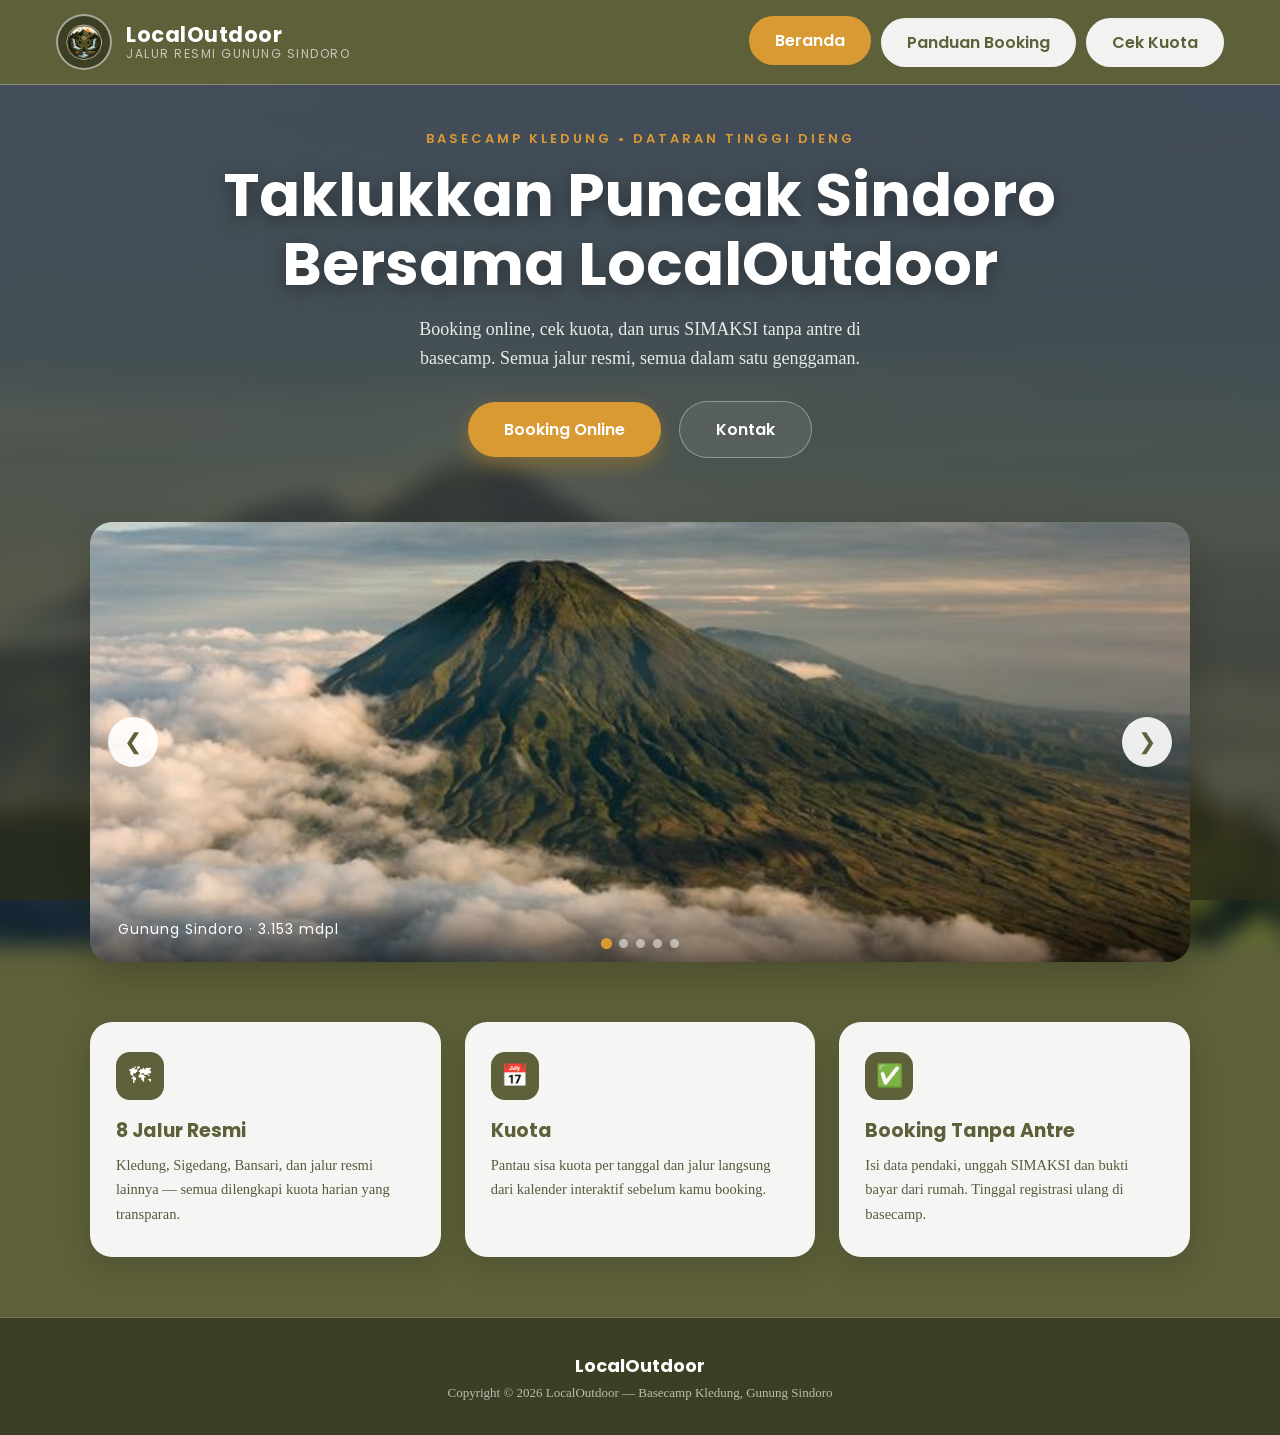
<file: index.html>
<!DOCTYPE html>
<html lang="id">

<head>
    <meta charset="UTF-8">
    <meta name="viewport" content="width=device-width, initial-scale=1.0">
    <title>LocalOutdoor</title>

    <link href="https://fonts.googleapis.com/css2?family=Poppins:wght@300;400;500;600;700&display=swap"
        rel="stylesheet">
    <link rel="stylesheet" href="index.css">
    <link rel="stylesheet" href="header.css">

</head>

<body>

    <header class="site-header">
        <a href="index.html" class="brand">
            <img src="Image/logo.png" alt="Logo LocalOutdoor" class="brand-logo">
            <div class="brand-text">
                <span class="brand-name">LocalOutdoor</span>
                <span class="brand-tagline">Jalur Resmi Gunung Sindoro</span>
            </div>
        </a>

        <button class="nav-toggle" id="navToggle" aria-label="Buka menu" aria-expanded="false">
            <span></span><span></span><span></span>
        </button>

        <nav class="site-nav" id="siteNav">
            <a href="index.html" class="active">Beranda</a>
            <a href="Panduan_Booking.html">Panduan Booking</a>
            <a href="Cek_Kuota.html">Cek Kuota</a>
        </nav>
    </header>

    <main class="page-content">

    <!-- HERO -->
    <section class="hero">
        <span class="hero-eyebrow fade show">Basecamp Kledung &bull; Dataran Tinggi Dieng</span>
        <h1 class="fade show delay1">Taklukkan Puncak Sindoro Bersama LocalOutdoor</h1>
        <p class="fade show delay2">
            Booking online, cek kuota, dan urus SIMAKSI tanpa antre di basecamp.
            Semua jalur resmi, semua dalam satu genggaman.
        </p>
        <div class="hero-actions fade show delay3">
            <a href="Booking_Online/pendaftaran.html" class="btn-hero solid">Booking Online</a>
            <a href="kontak.html" class="btn-hero ghost">Kontak</a>
        </div>
    </section>

    
    <!-- SLIDER -->
   <section class="slider">

    <div class="banner" id="banner">

        <button class="arrow prev" aria-label="Foto sebelumnya">&#10094;</button>

        <img src="Image/Sindoro1.jpg" alt="Puncak Gunung Sindoro saat pagi hari" class="active">
        <img src="Image/Sindoro2.jpg" alt="Panorama Gunung Sindoro dari kejauhan">
        <img src="Image/Sindoro3.jpg" alt="Gunung Sindoro diselimuti awan">
        <img src="Image/Sindoro4.jpg" alt="Gunung Sindoro dengan langit biru cerah">
        <img src="Image/Sindoro5.jpg" alt="Lautan awan di kaki Gunung Sindoro">

        <div class="banner-caption">
            Gunung Sindoro &middot; 3.153 mdpl
        </div>

        <div class="slider-dots" id="sliderDots"></div>

        <button class="arrow next" aria-label="Foto berikutnya">&#10095;</button>

    </div>

    </section>

    <!-- FEATURES -->
    <section class="features">

        <div class="feature-card fade show">
            <div class="feature-icon">&#128506;</div>
            <h3>8 Jalur Resmi</h3>
            <p>Kledung, Sigedang, Bansari, dan jalur resmi lainnya — semua dilengkapi kuota harian yang transparan.</p>
        </div>

        <div class="feature-card fade show delay1">
            <div class="feature-icon">&#128197;</div>
            <h3>Kuota</h3>
            <p>Pantau sisa kuota per tanggal dan jalur langsung dari kalender interaktif sebelum kamu booking.</p>
        </div>

        <div class="feature-card fade show delay2">
            <div class="feature-icon">&#9989;</div>
            <h3>Booking Tanpa Antre</h3>
            <p>Isi data pendaki, unggah SIMAKSI dan bukti bayar dari rumah. Tinggal registrasi ulang di basecamp.</p>
        </div>

    </section>
    
    </main>

    <footer class="site-footer">
        <div class="footer-brand">LocalOutdoor</div>
        <div class="footer-note">Copyright &copy; 2026 LocalOutdoor &mdash; Basecamp Kledung, Gunung Sindoro</div>
    </footer>

    <script>
        (function () {
            const images = document.querySelectorAll("#banner img");
            const dotsWrap = document.getElementById("sliderDots");
            let current = 0;
            let timer;

            images.forEach((_, i) => {
                const dot = document.createElement("button");
                dot.setAttribute("aria-label", "Foto " + (i + 1));
                if (i === 0) dot.classList.add("active");
                dot.addEventListener("click", () => goTo(i));
                dotsWrap.appendChild(dot);
            });

            const dots = dotsWrap.querySelectorAll("button");

            function render() {
                images.forEach((img, i) => img.classList.toggle("active", i === current));
                dots.forEach((dot, i) => dot.classList.toggle("active", i === current));
            }

            function goTo(index) {
                current = (index + images.length) % images.length;
                render();
                resetTimer();
            }

            function next() { goTo(current + 1); }
            function prev() { goTo(current - 1); }

            function resetTimer() {
                clearInterval(timer);
                timer = setInterval(next, 4500);
            }

            document.querySelector(".next").addEventListener("click", next);
            document.querySelector(".prev").addEventListener("click", prev);

            render();
            resetTimer();
        })();
    </script>

    <script src="header.js"></script>
</body>

</html>
</file>
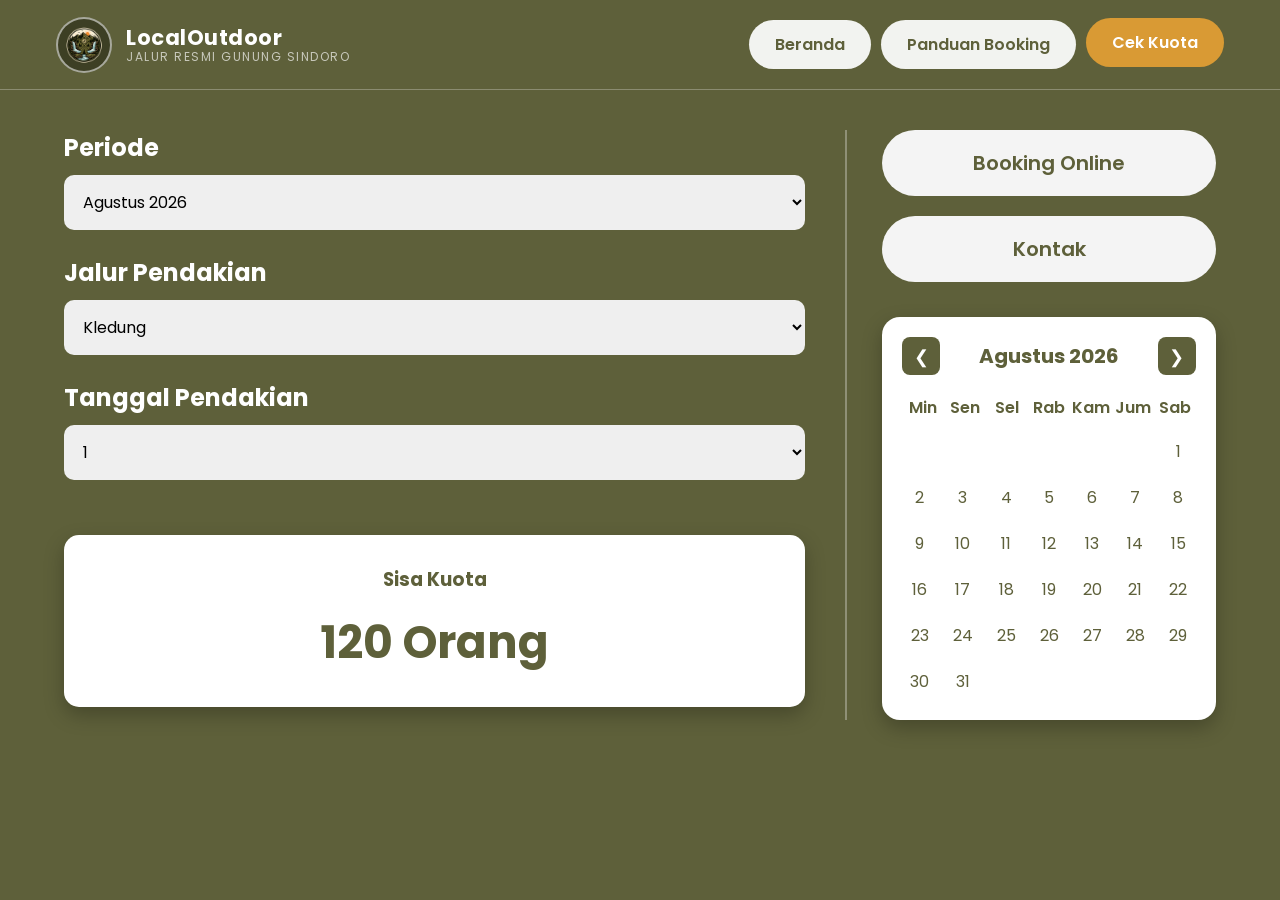
<file: Cek_Kuota.html>
<!DOCTYPE html>
<html lang="id">

<head>
    <meta charset="UTF-8">
    <meta name="viewport" content="width=device-width, initial-scale=1.0">
    <title>LocalOutdoor | Cek Kuota</title>

    <link href="https://fonts.googleapis.com/css2?family=Poppins:wght@300;400;500;600;700&display=swap"
        rel="stylesheet">
    <link rel="stylesheet" href="header.css">
    <link rel="stylesheet" href="tombol.css">
    <style>
        /* ==========================
   MAIN
========================== */

        main {
            width: 90%;
            margin: 40px auto;
            display: grid;
            grid-template-columns: 2fr 1fr;
            gap: 40px;
        }

        /* ==========================
   LEFT
========================== */

        .left h2 {
            margin-bottom: 10px;
        }

        .left select {
            width: 100%;
            padding: 15px;
            margin-bottom: 25px;
            border: none;
            border-radius: 10px;
            font-size: 16px;
            outline: none;
        }

        .kuota-box {
            margin-top: 30px;
            background: white;
            color: #5e603a;
            border-radius: 15px;
            padding: 30px;
            text-align: center;
            box-shadow: 0 8px 20px rgba(0, 0, 0, .25);
        }

        .kuota-box h3 {
            margin-bottom: 15px;
        }

        .kuota-box h1 {
            font-size: 45px;
        }

        /* ==========================
   CALENDAR
========================== */

        .calendar {
            margin-top: 35px;
            background: white;
            color: #5e603a;
            border-radius: 18px;
            padding: 20px;
            box-shadow: 0 8px 20px rgba(0, 0, 0, .25);
        }

        .calendar-header {
            display: flex;
            justify-content: space-between;
            align-items: center;
            margin-bottom: 20px;
        }

        .calendar-header h3 {
            font-size: 20px;
        }

        .calendar-header button {
            width: 38px;
            height: 38px;
            border: none;
            border-radius: 8px;
            background: #5e603a;
            color: white;
            font-size: 18px;
            cursor: pointer;
            transition: .3s;
        }

        .calendar-header button:hover {
            background: #5e603a;
        }

        .weekdays {
            display: grid;
            grid-template-columns: repeat(7, 1fr);
            text-align: center;
            font-weight: 600;
            margin-bottom: 12px;
        }

        #calendarDays {
            display: grid;
            grid-template-columns: repeat(7, 1fr);
            gap: 8px;
        }

        .day {
            height: 38px;
            display: flex;
            justify-content: center;
            align-items: center;
            border-radius: 8px;

            cursor: default;
            pointer-events: none;
        }

        .day:hover {
            background: transparent;
            color: inherit;
        }

        .today {
            background: #5e603a;
            color: white;
            font-weight: bold;
        }

        .empty {
            visibility: hidden;
        }

        /* ==========================
   RESPONSIVE
========================== */

        @media(max-width:992px) {

            main {
                grid-template-columns: 1fr;
            }

            .right {
                border-left: none;
                border-top: 2px solid rgba(255, 255, 255, .3);
                padding-left: 0;
                padding-top: 30px;
            }

        }

        @media(max-width:768px) {

            header {
                flex-direction: column;
                height: auto;
                padding: 20px;
            }

            .logo {
                margin-bottom: 20px;
            }

            nav {
                flex-wrap: wrap;
                justify-content: center;
            }

            nav a {
                margin-bottom: 10px;
            }

            .logo h2 {
                font-size: 28px;
            }

            .calendar {
                width: 100%;
            }

            .day {
                height: 34px;
            }

        }
    </style>
</head>

<body>
    <header class="site-header">
        <a href="index.html" class="brand">
            <img src="Image/logo.png" alt="Logo LocalOutdoor" class="brand-logo">
            <div class="brand-text">
                <span class="brand-name">LocalOutdoor</span>
                <span class="brand-tagline">Jalur Resmi Gunung Sindoro</span>
            </div>
        </a>

        <button class="nav-toggle" id="navToggle" aria-label="Buka menu" aria-expanded="false">
            <span></span><span></span><span></span>
        </button>

        <nav class="site-nav" id="siteNav">
            <a href="index.html">Beranda</a>
            <a href="Panduan_Booking.html">Panduan Booking</a>
            <a href="Cek_Kuota.html" class="active">Cek Kuota</a>
        </nav>
    </header>

    <main>

        <!-- ================= KIRI ================= -->

        <section class="left">

            <h2>Periode</h2>

            <select id="bulan">

                <option>Januari 2026</option>
                <option>Februari 2026</option>
                <option>Maret 2026</option>
                <option>April 2026</option>
                <option>Mei 2026</option>
                <option>Juni 2026</option>
                <option>Juli 2026</option>
                <option selected>Agustus 2026</option>
                <option>September 2026</option>
                <option>Oktober 2026</option>
                <option>November 2026</option>
                <option>Desember 2026</option>

            </select>

            <h2>Jalur Pendakian</h2>

            <select id="jalur">

                <option>Kledung</option>
                <option>Alang-Alang Sewu</option>
                <option>Ndoro Arum</option>
                <option>Sigedang</option>
                <option>Bansari</option>
                <option>Bedakah</option>
                <option>Bowongso</option>
                <option>Anggrunggondok</option>

            </select>

            <h2>Tanggal Pendakian</h2>

            <select id="tanggal">

                <!-- Diisi oleh JavaScript -->

            </select>

            <div class="kuota-box">

                <h3>Sisa Kuota</h3>

                <h1 id="kuota">120 Orang</h1>

            </div>

        </section>

        <!-- ================= KANAN ================= -->

        <section class="right">

            <a href="Booking_Online/pendaftaran.html" class="menu-button">
                Booking Online
            </a>

            <a href="kontak.html" class="menu-button">
                Kontak
            </a>

            <div class="calendar">

                <div class="calendar-header">

                    <button id="prevMonth">&#10094;</button>

                    <h3 id="monthYear"></h3>

                    <button id="nextMonth">&#10095;</button>

                </div>

                <div class="weekdays">

                    <span>Min</span>
                    <span>Sen</span>
                    <span>Sel</span>
                    <span>Rab</span>
                    <span>Kam</span>
                    <span>Jum</span>
                    <span>Sab</span>

                </div>

                <div id="calendarDays"></div>

            </div>

        </section>

    </main>

    <script>
        // ===============================
        // DATA KUOTA
        // ===============================

        const kuotaData = {
            "Kledung": [120, 115, 110, 108, 104, 100, 98, 96, 94, 92, 90, 88, 86, 84, 82, 80, 78, 76, 74, 72, 70, 68, 66, 64, 62, 60, 58, 56, 54, 52, 50],

            "Alang-Alang Sewu": [100, 98, 96, 94, 92, 90, 88, 86, 84, 82, 80, 78, 76, 74, 72, 70, 68, 66, 64, 62, 60, 58, 56, 54, 52, 50, 48, 46, 44, 42, 40],

            "Ndoro Arum": [90, 88, 86, 84, 82, 80, 78, 76, 74, 72, 70, 68, 66, 64, 62, 60, 58, 56, 54, 52, 50, 48, 46, 44, 42, 40, 38, 36, 34, 32, 30],

            "Sigedang": [110, 108, 106, 104, 102, 100, 98, 96, 94, 92, 90, 88, 86, 84, 82, 80, 78, 76, 74, 72, 70, 68, 66, 64, 62, 60, 58, 56, 54, 52, 50],

            "Bansari": [80, 79, 78, 77, 76, 75, 74, 73, 72, 71, 70, 69, 68, 67, 66, 65, 64, 63, 62, 61, 60, 59, 58, 57, 56, 55, 54, 53, 52, 51, 50],

            "Bedakah": [105, 103, 101, 99, 97, 95, 93, 91, 89, 87, 85, 83, 81, 79, 77, 75, 73, 71, 69, 67, 65, 63, 61, 59, 57, 55, 53, 51, 49, 47, 45],

            "Bowongso": [70, 69, 68, 67, 66, 65, 64, 63, 62, 61, 60, 59, 58, 57, 56, 55, 54, 53, 52, 51, 50, 49, 48, 47, 46, 45, 44, 43, 42, 41, 40],

            "Anggrunggondok": [130, 128, 126, 124, 122, 120, 118, 116, 114, 112, 110, 108, 106, 104, 102, 100, 98, 96, 94, 92, 90, 88, 86, 84, 82, 80, 78, 76, 74, 72, 70]
        };

        // ===============================
        // ELEMENT
        // ===============================

        const bulan = document.getElementById("bulan");
        const jalur = document.getElementById("jalur");
        const tanggal = document.getElementById("tanggal");
        const kuota = document.getElementById("kuota");

        // ===============================
        // ISI TANGGAL
        // ===============================

        for (let i = 1; i <= 31; i++) {

            tanggal.innerHTML += `<option value="${i}">${i}</option>`;

        }

        // ===============================
        // UPDATE KUOTA
        // ===============================

        function updateKuota() {

            let pilihJalur = jalur.value;

            let pilihTanggal = Number(tanggal.value) - 1;

            kuota.innerHTML = kuotaData[pilihJalur][pilihTanggal] + " Orang";

        }

        jalur.addEventListener("change", updateKuota);

        tanggal.addEventListener("change", updateKuota);

        updateKuota();

        // ===============================
        // KALENDER
        // ===============================

        const calendarDays = document.getElementById("calendarDays");
        const monthYear = document.getElementById("monthYear");

        const months = [
            "Januari", "Februari", "Maret", "April", "Mei", "Juni",
            "Juli", "Agustus", "September", "Oktober", "November", "Desember"
        ];

        let month = 7;
        let year = 2026;

        function renderCalendar() {

            calendarDays.innerHTML = "";

            monthYear.innerHTML = months[month] + " " + year;

            let firstDay = new Date(year, month, 1).getDay();

            let lastDate = new Date(year, month + 1, 0).getDate();

            for (let i = 0; i < firstDay; i++) {

                let div = document.createElement("div");

                div.className = "empty";

                calendarDays.appendChild(div);

            }

            for (let d = 1; d <= lastDate; d++) {

                let div = document.createElement("div");

                div.className = "day";

                div.innerHTML = d;

                div.onclick = function () {

                    tanggal.value = d;

                    updateKuota();

                    document.querySelectorAll(".day").forEach(x => x.classList.remove("today"));

                    div.classList.add("today");

                }

                calendarDays.appendChild(div);

            }

        }

        renderCalendar();

        // ===============================
        // PINDAH BULAN
        // ===============================

        document.getElementById("prevMonth").onclick = function () {

            month--;

            if (month < 0) {

                month = 11;

                year--;

            }

            bulan.selectedIndex = month;

            renderCalendar();

        }

        document.getElementById("nextMonth").onclick = function () {

            month++;

            if (month > 11) {

                month = 0;

                year++;

            }

            bulan.selectedIndex = month;

            renderCalendar();

        }

        // ===============================
        // DROPDOWN BULAN
        // ===============================

        bulan.addEventListener("change", function () {

            month = this.selectedIndex;

            renderCalendar();

        });
    </script>
    <script src="header.js"></script>
</body>

</html>
</file>
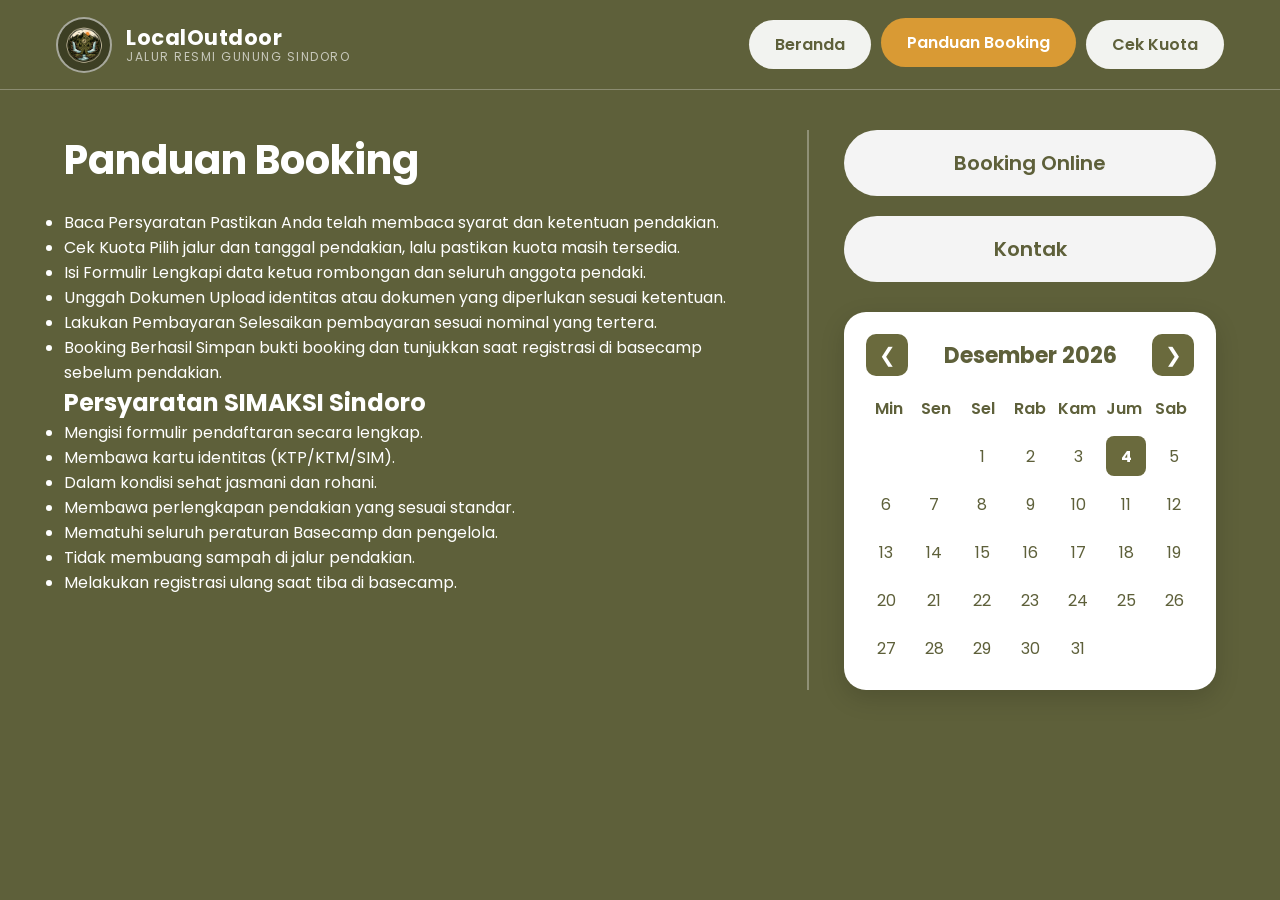
<file: Panduan_Booking.html>
<!DOCTYPE html>
<html lang="id">

<head>
    <meta charset="UTF-8">
    <meta name="viewport" content="width=device-width, initial-scale=1.0">
    <title>LocalOutdoor | Cek Kuota</title>

    <link href="https://fonts.googleapis.com/css2?family=Poppins:wght@300;400;500;600;700&display=swap"
        rel="stylesheet">
    <link rel="stylesheet" href="header.css">
    <link rel="stylesheet" href="tombol.css">
    <style>
        .right {
            width: 100%;
            padding-left: 0;
            border-left: none;
        }

        /* ==========================
   CALENDAR
========================== */

        .calendar {
            margin-top: 30px;
            background: #fff;
            border-radius: 22px;
            padding: 22px;
            box-shadow: 0 8px 25px rgba(0, 0, 0, .15);
        }

        .calendar-header {
            display: flex;
            justify-content: space-between;
            align-items: center;
            margin-bottom: 20px;
        }

        .calendar-header h3 {
            font-size: 22px;
            color: #5E603A;
            font-weight: 700;
        }

        .calendar-header button {
            width: 42px;
            height: 42px;
            border: none;
            border-radius: 10px;
            background: #6A6A3D;
            color: #fff;
            font-size: 20px;
            cursor: pointer;
            transition: .3s;
        }

        .calendar-header button:hover {
            background: #55542f;
        }

        .weekdays {
            display: grid;
            grid-template-columns: repeat(7, 1fr);
            text-align: center;
            font-size: 16px;
            font-weight: 600;
            color: #5E603A;
            margin-bottom: 15px;
        }

        #calendarDays {
            display: grid;
            grid-template-columns: repeat(7, 1fr);
            gap: 8px;
        }

        .day {
            width: 40px;
            height: 40px;
            margin: auto;
            display: flex;
            justify-content: center;
            align-items: center;
            border-radius: 8px;
            cursor: pointer;
            transition: .3s;
            color: #5E603A;
        }

        .day:hover {
            background: #6A6A3D;
            color: #fff;
        }

        .today {
            background: #6A6A3D;
            color: #fff;
            font-weight: bold;
        }

        .empty {
            visibility: hidden;
        }

        main {
            width: 90%;
            margin: 40px auto;
            display: grid;
            grid-template-columns: 2fr 1fr;
            gap: 40px;
            align-items: start;
        }

        /* BAGIAN KIRI */

        .left {
            color: white;
            padding-right: 30px;
        }

        .left h1 {
            font-size: 40px;
            margin-bottom: 20px;
        }

        .left p {
            font-size: 20px;
            line-height: 1.8;
            text-align: justify;
        }

        /* BAGIAN KANAN */

        .right {
            border-left: 2px solid rgba(255, 255, 255, .3);
            padding-left: 35px;
        }

        @media(max-width:992px) {

            .right {
                padding-left: 0;
                border-left: none;
                border-top: 2px solid rgba(255, 255, 255, .3);
                padding-top: 30px;
            }

            .menu-button {
                height: 60px;
                font-size: 18px;
            }

            .calendar {
                padding: 18px;
            }

            .left {
                color: #fff;
                padding-right: 35px;
            }

            .left h1 {
                font-size: 40px;
                margin-bottom: 20px;
            }

            .left p {
                font-size: 18px;
                line-height: 1.8;
                margin-bottom: 30px;
                text-align: justify;
            }

            .syarat-box {
                background: #ffffff;
                border-radius: 20px;
                padding: 25px 30px;
                box-shadow: 0 8px 20px rgba(0, 0, 0, .15);
            }

            .syarat-box h2 {
                color: #5E603A;
                margin-bottom: 15px;
                font-size: 26px;
            }

            .syarat-box ul {
                padding-left: 20px;
            }

            .syarat-box li {
                color: #444;
                margin-bottom: 12px;
                line-height: 1.7;
                font-size: 16px;
            }

        }
    </style>

<body>

    <header class="site-header">
        <a href="index.html" class="brand">
            <img src="Image/logo.png" alt="Logo LocalOutdoor" class="brand-logo">
            <div class="brand-text">
                <span class="brand-name">LocalOutdoor</span>
                <span class="brand-tagline">Jalur Resmi Gunung Sindoro</span>
            </div>
        </a>

        <button class="nav-toggle" id="navToggle" aria-label="Buka menu" aria-expanded="false">
            <span></span><span></span><span></span>
        </button>

        <nav class="site-nav" id="siteNav">
            <a href="index.html">Beranda</a>
            <a href="Panduan_Booking.html" class="active">Panduan Booking</a>
            <a href="Cek_Kuota.html">Cek Kuota</a>
        </nav>
    </header>

    <!-- ================= MAIN ================= -->

    <main>


        <!-- KIRI -->
        <section class="left">

            <h1>Panduan Booking</h1>

            <ul>
                    <li>Baca Persyaratan
                        Pastikan Anda telah membaca syarat dan ketentuan pendakian.
                    </li>
                    <li>Cek Kuota
                        Pilih jalur dan tanggal pendakian, lalu pastikan kuota masih tersedia.
                    </li>
                    <li>Isi Formulir
                        Lengkapi data ketua rombongan dan seluruh anggota pendaki.
                    </li>
                    <li>Unggah Dokumen
                        Upload identitas atau dokumen yang diperlukan sesuai ketentuan.
                    </li>
                    <li>Lakukan Pembayaran
                        Selesaikan pembayaran sesuai nominal yang tertera.
                    </li>
                    <li>Booking Berhasil
                        Simpan bukti booking dan tunjukkan saat registrasi di basecamp sebelum pendakian.
                    </li>

                </ul>

            <div class="syarat-box">

                <h2>Persyaratan SIMAKSI Sindoro</h2>

                <ul>
                    <li>Mengisi formulir pendaftaran secara lengkap.</li>
                    <li>Membawa kartu identitas (KTP/KTM/SIM).</li>
                    <li>Dalam kondisi sehat jasmani dan rohani.</li>
                    <li>Membawa perlengkapan pendakian yang sesuai standar.</li>
                    <li>Mematuhi seluruh peraturan Basecamp dan pengelola.</li>
                    <li>Tidak membuang sampah di jalur pendakian.</li>
                    <li>Melakukan registrasi ulang saat tiba di basecamp.</li>
                </ul>

            </div>

        </section>

        <!-- KANAN -->
        <section class="right">

            <a href="Booking_Online/pendaftaran.html" class="menu-button">
                Booking Online
            </a>

            <a href="kontak.html" class="menu-button">
                Kontak
            </a>

            <div class="calendar">

                <div class="calendar-header">
                    <button id="prevMonth">&#10094;</button>
                    <h3 id="monthYear"></h3>
                    <button id="nextMonth">&#10095;</button>
                </div>

                <div class="weekdays">
                    <span>Min</span>
                    <span>Sen</span>
                    <span>Sel</span>
                    <span>Rab</span>
                    <span>Kam</span>
                    <span>Jum</span>
                    <span>Sab</span>
                </div>

                <div id="calendarDays"></div>

            </div>

        </section>

    </main>

    <script>

        const calendarDays = document.getElementById("calendarDays");
        const monthYear = document.getElementById("monthYear");

        const months = [
            "Januari", "Februari", "Maret", "April", "Mei", "Juni",
            "Juli", "Agustus", "September", "Oktober", "November", "Desember"
        ];

        const today = new Date();

        let month = today.getMonth();
        let year = today.getFullYear();

        function renderCalendar() {

            calendarDays.innerHTML = "";

            monthYear.innerHTML = months[month] + " " + year;

            let firstDay = new Date(year, month, 1).getDay();
            let lastDate = new Date(year, month + 1, 0).getDate();

            for (let i = 0; i < firstDay; i++) {

                let div = document.createElement("div");
                div.className = "empty";
                calendarDays.appendChild(div);

            }

            for (let d = 1; d <= lastDate; d++) {

                let div = document.createElement("div");
                div.className = "day";
                div.innerHTML = d;

                if (
                    d === today.getDate() &&
                    month === today.getMonth() &&
                    year === today.getFullYear()
                ) {
                    div.classList.add("today");
                }

                div.onclick = function () {

                    document.querySelectorAll(".day")
                        .forEach(x => x.classList.remove("today"));

                    div.classList.add("today");

                }

                calendarDays.appendChild(div);

            }

        }

        renderCalendar();

        document.getElementById("prevMonth").onclick = function () {

            month--;

            if (month < 0) {
                month = 11;
                year--;
            }

            renderCalendar();

        };

        document.getElementById("nextMonth").onclick = function () {

            month++;

            if (month > 11) {
                month = 0;
                year++;
            }

            renderCalendar();

        };

    </script>
    <script src="header.js"></script>
</body>

</html>
</file>
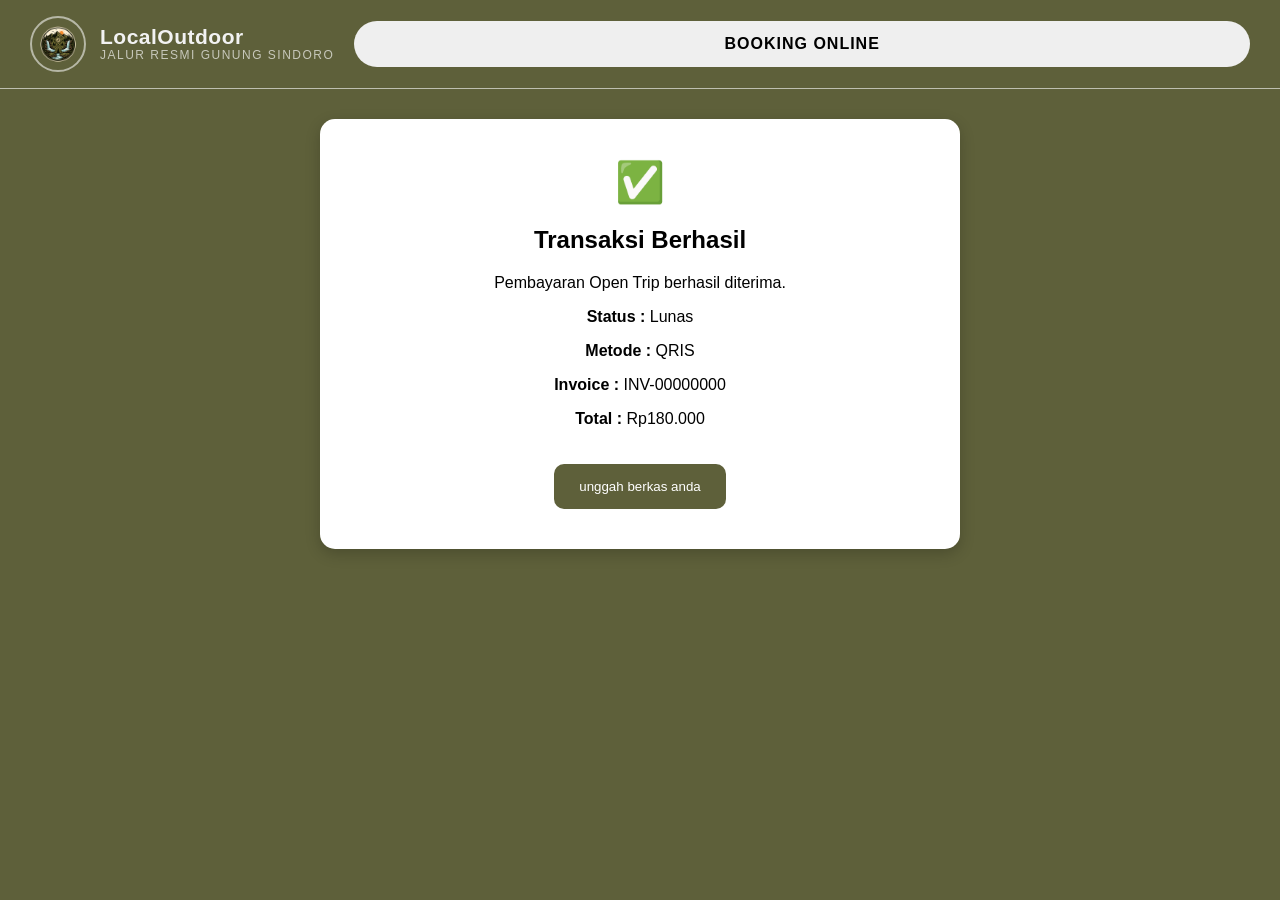
<file: success.html>
<!DOCTYPE html>
<html lang="id">
<head>
  <meta charset="UTF-8" />
  <meta name="viewport" content="width=device-width, initial-scale=1.0" />
  <title>Pembayaran Berhasil</title>
  <style>
    body {
      margin: 0;
      font-family: Arial, sans-serif;
      background: #5e603a;
      overflow-x: hidden;
      animation: pageShow 0.4s ease;
    }

    @keyframes pageShow {
      from { opacity: 0; transform: translateY(12px); }
      to { opacity: 1; transform: translateY(0); }
    }

    header {
      display: flex;
      align-items: center;
      gap: 20px;
      padding: 16px 30px;
      border-bottom: 1px solid rgba(255,255,255,0.6);
      flex-shrink: 0;
    }

    .brand { display: flex; align-items: center; gap: 14px; }

    .brand-text {
      display: flex;
      flex-direction: column;
      line-height: 1.15;
    }

    .brand-name {
      font-family: 'Poppins', sans-serif;
      font-weight: 700;
      color: #f2f2f2;
      font-size: 21px;
      letter-spacing: 0.5px;
      white-space: nowrap;
    }

    .brand-tagline {
      font-size: 12px;
      font-weight: 400;
      letter-spacing: 1.5px;
      text-transform: uppercase;
      color: rgba(255,255,255,0.65);
    }

    .booking-pill {
      flex: 1;
      background: #efefef;
      border-radius: 30px;
      text-align: center;
      padding: 14px 0;
      font-family: 'Poppins', sans-serif;
      font-weight: 700;
      letter-spacing: 1px;
      font-size: 16px;
    }

    .card {
      background: white;
      padding: 40px;
      border-radius: 15px;
      text-align: center;
      box-shadow: 0 5px 15px rgba(0, 0, 0, 0.2);
      width: 90%;
      max-width: 560px;
      margin: 30px auto;
    }

    h1 {
      color: green;
      font-size: 40px;
      margin: 0;
    }

    button {
      margin-top: 20px;
      padding: 15px 25px;
      background: #5e603a;
      color: white;
      border: none;
      border-radius: 10px;
      cursor: pointer;
    }
  </style>
</head>
<body>
  <header>
    <div class="brand">
      <img src="Image/logo.png" alt="Logo LocalOutdoor" style="width:52px;height:52px;border-radius:50%;object-fit:cover;border:2px solid rgba(255,255,255,0.55);flex-shrink:0;">
      <div class="brand-text">
        <span class="brand-name">LocalOutdoor</span>
        <span class="brand-tagline">Jalur Resmi Gunung Sindoro</span>
      </div>
    </div>
    <div class="booking-pill">BOOKING ONLINE</div>
  </header>
  <div class="card">
    <h1>✅</h1>
    <h2>Transaksi Berhasil</h2>
    <p>Pembayaran Open Trip berhasil diterima.</p>
    <p><b>Status :</b> Lunas</p>
    <p><b>Metode :</b> <span id="metodeText">-</span></p>
    <p><b>Invoice :</b> <span id="invoiceText">-</span></p>
    <p><b>Total :</b> <span id="totalText">-</span></p>

    <button onclick="window.location.href='Booking_Online/pembayaran.html'">unggah berkas anda</button>
  </div>

  <script>
    const metode = sessionStorage.getItem("metode") || "qris";
    const invoice = sessionStorage.getItem("invoice") || "INV-00000000";
    const amount = Number(sessionStorage.getItem("amount") || 180000);

    const label = {
      qris: "QRIS",
      dana: "DANA",
      bri: "Bank BRI"
    }[metode] || "Tidak diketahui";

    document.getElementById("metodeText").textContent = label;
    document.getElementById("invoiceText").textContent = invoice;
    document.getElementById("totalText").textContent = `Rp${amount.toLocaleString("id-ID")}`;
  </script>
</body>
</html>
</file>
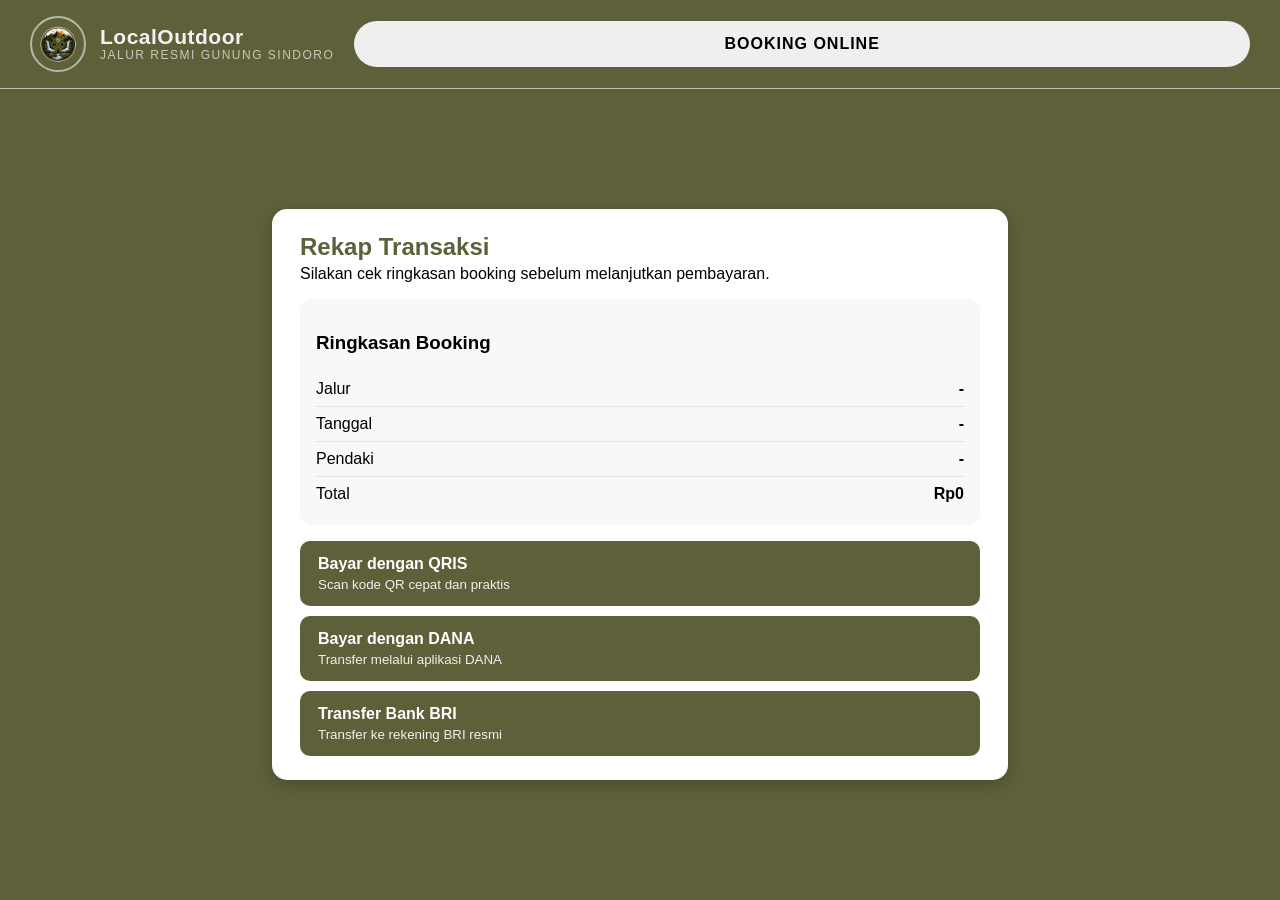
<file: transaksi.html>
<!DOCTYPE html>
<html lang="id">
<head>
  <meta charset="UTF-8" />
  <meta name="viewport" content="width=device-width, initial-scale=1.0" />
  <title>Rekap Transaksi</title>
  <style>
    html, body { height: 100%; overflow: hidden; }

    body {
      margin: 0;
      font-family: Arial, sans-serif;
      background: #5e603a;
      display: flex;
      flex-direction: column;
      animation: pageShow 0.4s ease;
    }

    @keyframes pageShow {
      from { opacity: 0; transform: translateY(12px); }
      to { opacity: 1; transform: translateY(0); }
    }

    header {
      display: flex;
      align-items: center;
      gap: 20px;
      padding: 16px 30px;
      border-bottom: 1px solid rgba(255,255,255,0.6);
      flex-shrink: 0;
    }

    .brand { display: flex; align-items: center; gap: 14px; }

    .brand-text {
      display: flex;
      flex-direction: column;
      line-height: 1.15;
    }

    .brand-name {
      font-family: 'Poppins', sans-serif;
      font-weight: 700;
      color: #f2f2f2;
      font-size: 21px;
      letter-spacing: 0.5px;
      white-space: nowrap;
    }

    .brand-tagline {
      font-size: 12px;
      font-weight: 400;
      letter-spacing: 1.5px;
      text-transform: uppercase;
      color: rgba(255,255,255,0.65);
    }

    .booking-pill {
      flex: 1;
      background: #efefef;
      border-radius: 30px;
      text-align: center;
      padding: 14px 0;
      font-family: 'Poppins', sans-serif;
      font-weight: 700;
      letter-spacing: 1px;
      font-size: 16px;
    }

    .container {
      width: 90%;
      max-width: 680px;
      background: white;
      padding: 24px 28px;
      border-radius: 15px;
      box-shadow: 0 5px 15px rgba(0, 0, 0, 0.2);
      margin: auto;
      overflow: hidden;
    }

    h2 {
      color: #5e603a;
      margin: 0 0 4px;
    }

    .container > p {
      margin: 0 0 16px;
    }

    .summary-card {
      background: #f8f8f8;
      border-radius: 12px;
      padding: 14px 16px;
      margin: 0 0 16px;
    }

    .summary-row {
      display: flex;
      justify-content: space-between;
      gap: 12px;
      padding: 8px 0;
      border-bottom: 1px solid #e4e4e4;
    }

    .summary-row:last-child {
      border-bottom: none;
    }

    .methods {
      display: flex;
      flex-direction: column;
      gap: 10px;
      margin-top: 0;
    }

    .btn {
      display: block;
      text-decoration: none;
      background: #5e603a;
      color: white;
      padding: 14px 18px;
      border-radius: 10px;
      font-weight: bold;
    }

    .btn small {
      display: block;
      margin-top: 4px;
      font-weight: normal;
      opacity: 0.9;
    }
  </style>
</head>
<body>
  <header>
    <div class="brand">
      <img src="Image/logo.png" alt="Logo LocalOutdoor" style="width:52px;height:52px;border-radius:50%;object-fit:cover;border:2px solid rgba(255,255,255,0.55);flex-shrink:0;">
      <div class="brand-text">
        <span class="brand-name">LocalOutdoor</span>
        <span class="brand-tagline">Jalur Resmi Gunung Sindoro</span>
      </div>
    </div>
    <div class="booking-pill">BOOKING ONLINE</div>
  </header>
  <div class="container">
    <h2>Rekap Transaksi</h2>
    <p>Silakan cek ringkasan booking sebelum melanjutkan pembayaran.</p>

    <div class="summary-card">
      <h3>Ringkasan Booking</h3>
      <div class="summary-row"><span>Jalur</span><strong id="summaryJalur">-</strong></div>
      <div class="summary-row"><span>Tanggal</span><strong id="summaryTanggal">-</strong></div>
      <div class="summary-row"><span>Pendaki</span><strong id="summaryPendaki">-</strong></div>
      <div class="summary-row"><span>Total</span><strong id="summaryHarga">Rp0</strong></div>
    </div>

    <div class="methods">
      <a class="btn" href="paymentdetail.html?metode=qris">Bayar dengan QRIS <small>Scan kode QR cepat dan praktis</small></a>
      <a class="btn" href="paymentdetail.html?metode=dana">Bayar dengan DANA <small>Transfer melalui aplikasi DANA</small></a>
      <a class="btn" href="paymentdetail.html?metode=bri">Transfer Bank BRI <small>Transfer ke rekening BRI resmi</small></a>
    </div>
  </div>

  <script>
    function formatRupiah(nilai) {
      return `Rp${Number(nilai).toLocaleString('id-ID')}`;
    }

    const draft = JSON.parse(localStorage.getItem('bookingDraft') || 'null');
    const summaryJalur = document.getElementById('summaryJalur');
    const summaryTanggal = document.getElementById('summaryTanggal');
    const summaryPendaki = document.getElementById('summaryPendaki');
    const summaryHarga = document.getElementById('summaryHarga');

    if (draft) {
      summaryJalur.textContent = draft.jalur || '-';
      summaryTanggal.textContent = draft.tanggal || '-';
      summaryPendaki.textContent = draft.total_pendaki ? `${draft.total_pendaki} Orang (${draft.dewasa || 0} Dewasa, ${draft.anak || 0} Anak)` : '-';
      summaryHarga.textContent = draft.harga || formatRupiah(draft.amount || 0);
    }
  </script>
</body>
</html>
</file>
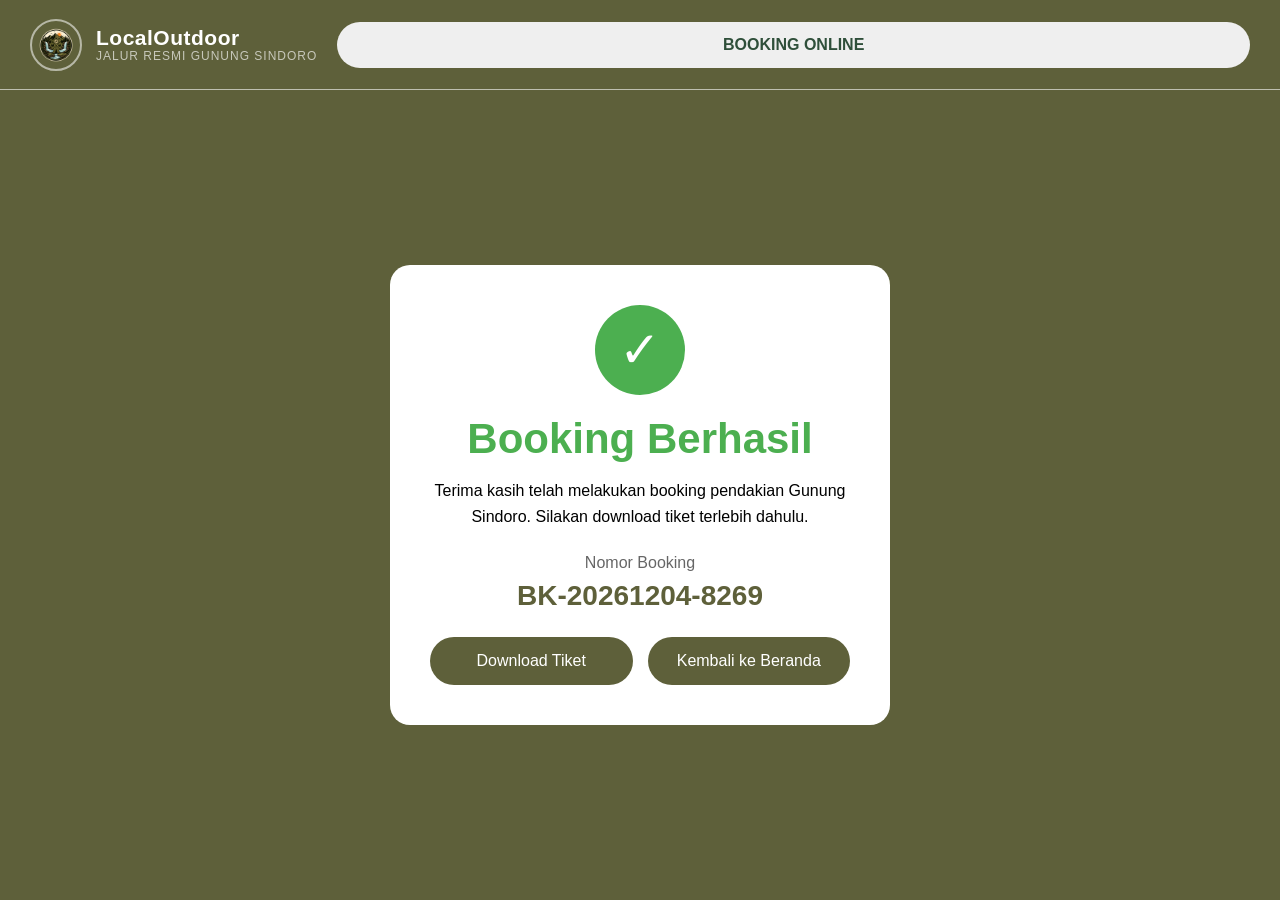
<file: Booking_Online/Booking_Berhasil.html>
<!DOCTYPE html>
<html lang="id">
<head>
<meta charset="UTF-8">
<meta name="viewport" content="width=device-width, initial-scale=1.0">
<title>Booking Berhasil</title>

<link rel="stylesheet" href="../header.css">

<style>

html,body{
    height:100%;
    overflow:hidden;
}

body{
    margin:0;
    background:#5e603a;
    font-family:Poppins,sans-serif;
    display:flex;
    flex-direction:column;
}

header{
    display:flex;
    align-items:center;
    gap:20px;
    padding:16px 30px;
    border-bottom:1px solid rgba(255,255,255,.6);
    flex-shrink:0;
}

.brand{
    display:flex;
    align-items:center;
    gap:14px;
    text-decoration:none;
}

.brand-text{
    display:flex;
    flex-direction:column;
    line-height:1.15;
}

.brand-name{
    font-weight:700;
    color:#fff;
    font-size:21px;
}

.brand-tagline{
    font-size:12px;
    color:rgba(255,255,255,.65);
    letter-spacing:1px;
}

.booking-pill{
    flex:1;
    background:#efefef;
    border-radius:30px;
    text-align:center;
    padding:14px 0;
    font-weight:700;
    color:#2f4f3a;
}

main{
    flex:1;
    display:flex;
    justify-content:center;
    align-items:center;
}

.success-card{
    width:500px;
    background:#fff;
    border-radius:20px;
    padding:40px;
    text-align:center;
}

.success-card p{
    color:#000;
    font-size:16px;
    line-height:1.6;
    margin-bottom:20px;
}

.check{
    width:90px;
    height:90px;
    margin:auto;
    border-radius:50%;
    background:#4CAF50;
    color:#fff;
    font-size:50px;
    display:flex;
    justify-content:center;
    align-items:center;
}

.success-card h1{
    color: #4CAF50 !important;
    font-size: 42px;
    font-weight: 700;
    margin: 20px 0 15px;
}

.info-item{
    margin:25px 0;
}

.label{
    display:block;
    color:#666;
    margin-bottom:8px;
}

.value{
    font-size:28px;
    font-weight:bold;
    color:#5e603a;
}

.button-group{
    display:flex;
    gap:15px;
}

.btn{
    flex:1;
    background:#5e603a;
    color:#fff;
    text-decoration:none;
    padding:15px;
    border-radius:40px;
    transition:.3s;
    text-align:center;
}

.btn:hover{
    background:#444;
}

</style>

</head>

<body>

<header>

<a href="../index.html" class="brand">

<img src="../Image/logo.png"
style="width:52px;height:52px;border-radius:50%;object-fit:cover;border:2px solid rgba(255,255,255,.55);">

<div class="brand-text">
<span class="brand-name">LocalOutdoor</span>
<span class="brand-tagline">Jalur Resmi Gunung Sindoro</span>
</div>

</a>

<div class="booking-pill">
BOOKING ONLINE
</div>

</header>

<main>

<div class="success-card">

<div class="check">✓</div>

<h1>Booking Berhasil</h1>

<p>
Terima kasih telah melakukan booking pendakian Gunung Sindoro.
Silakan download tiket terlebih dahulu.
</p>
<div class="info-item">
<span class="label">Nomor Booking</span>
<span class="value" id="bookingNumber"></span>
</div>

<div class="button-group">

<a href="tiket.html" class="btn" id="downloadBtn">
Download Tiket
</a>

<a href="#" class="btn" id="homeBtn">
Kembali ke Beranda
</a>

</div>

</div>

</main>

<script>

// =========================
// Generate Nomor Booking
// =========================

function generateBooking(){

    const now = new Date();

    const nomor =
    "BK-"+
    now.getFullYear()+
    String(now.getMonth()+1).padStart(2,"0")+
    String(now.getDate()).padStart(2,"0")+
    "-" +
    Math.floor(Math.random()*9000+1000);

    document.getElementById("bookingNumber").innerHTML = nomor;

    localStorage.setItem("nomor_booking",nomor);

}

const nomorLama = localStorage.getItem("nomor_booking");

if(nomorLama){

    document.getElementById("bookingNumber").innerHTML = nomorLama;

}else{

    generateBooking();

}

// =========================
// WAJIB DOWNLOAD TIKET
// =========================

let sudahDownload = false;

// klik download tiket
document.getElementById("downloadBtn").addEventListener("click",function(){

    sudahDownload = true;

});

// klik kembali ke beranda
document.getElementById("homeBtn").addEventListener("click",function(e){

    if(!sudahDownload){

        e.preventDefault();

        alert("Silakan download tiket terlebih dahulu sebelum kembali ke Beranda.");

        return;

    }

    window.location.href="../index.html";

});

// =========================
// Cegah tombol Back Browser
// =========================

history.pushState(null,null,location.href);

window.addEventListener("popstate",function(){

    if(!sudahDownload){

        alert("Silakan download tiket terlebih dahulu.");

        history.pushState(null,null,location.href);

    }

});

</script>

<script src="../header.js"></script>

</body>
</html>
</file>
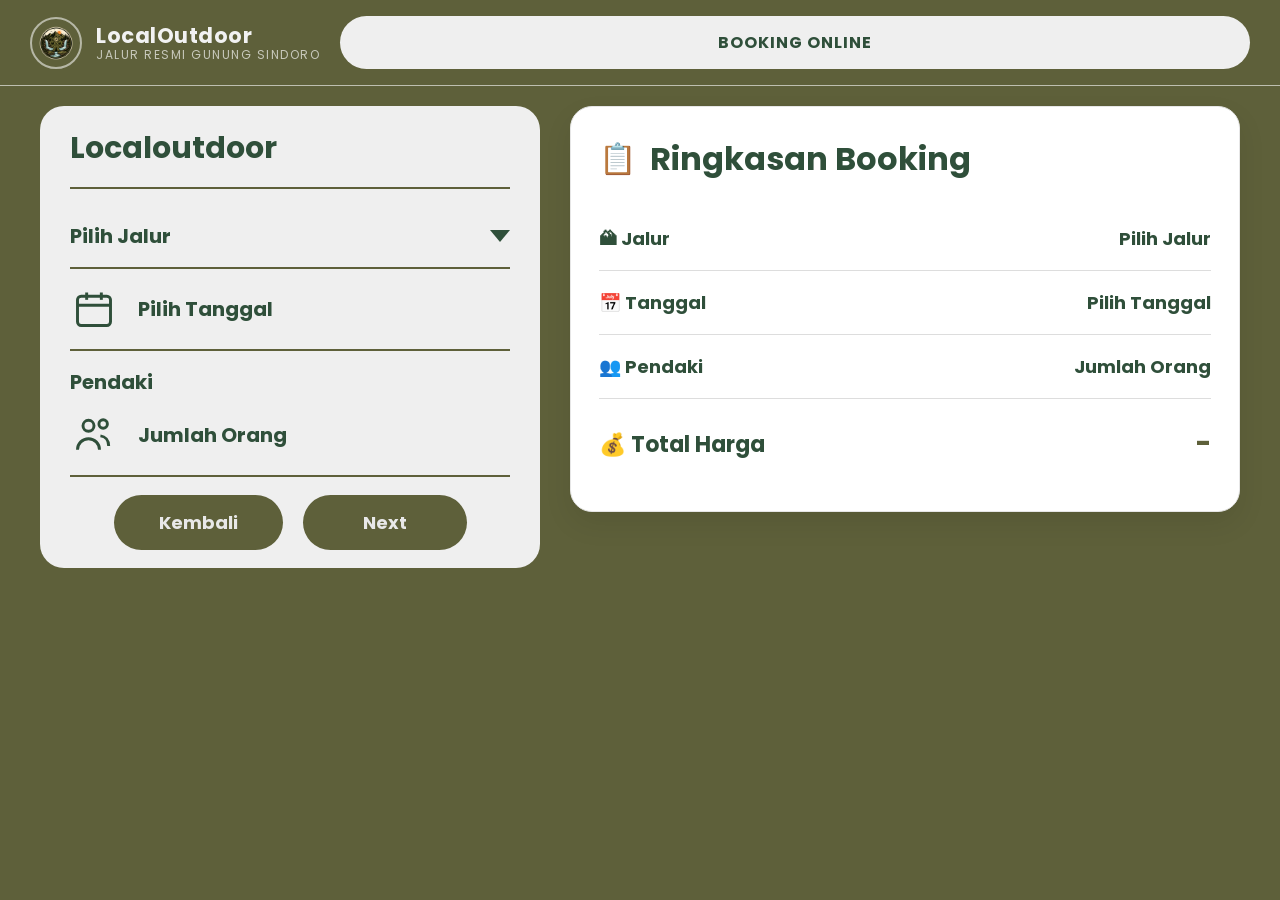
<file: Booking_Online/pendaftaran.html>
<!DOCTYPE html>
<html lang="id">
<head>
  <meta charset="UTF-8">
  <meta name="viewport" content="width=device-width, initial-scale=1.0">
  <title>Localoutdoor - Booking Online</title>

  <style>
    @import url('https://fonts.googleapis.com/css2?family=Poppins:wght@300;400;500;600;700&display=swap');

    :root{
    --bg-green:#5e603a;
    --bg-green-dark:#45502c;
    --card-bg:#efefef;
    --panel-bg:#ffffff;
    --text-dark:#2f4f3a;
    --line-color:#5e603a;
    }

    html, body { height: 100%; overflow: hidden; }

    * { box-sizing: border-box; }

    body {
      margin: 0;
      height: 100%;
      background: var(--bg-green);
      font-family: 'Poppins', sans-serif;
      color: var(--text-dark);
      display: flex;
      flex-direction: column;
      animation: pageShow 0.4s ease;
    }

    @keyframes pageShow {
      from { opacity: 0; transform: translateY(12px); }
      to { opacity: 1; transform: translateY(0); }
    }

    header {
      display: flex;
      align-items: center;
      gap: 20px;
      padding: 16px 30px;
      border-bottom: 1px solid rgba(255,255,255,0.6);
      flex-shrink: 0;
    }

    .brand { display: flex; align-items: center; gap: 14px; }

    .brand-text {
      display: flex;
      flex-direction: column;
      line-height: 1.15;
    }

    .brand-name {
      font-family: 'Poppins', sans-serif;
      font-weight: 700;
      color: #f2f2f2;
      font-size: 21px;
      letter-spacing: 0.5px;
      white-space: nowrap;
    }

    .brand-tagline {
      font-size: 12px;
      font-weight: 400;
      letter-spacing: 1.5px;
      text-transform: uppercase;
      color: rgba(255,255,255,0.65);
    }

    .logo {
      width: 52px;
      height: 52px;
      border-radius: 50%;
      background: radial-gradient(circle at 35% 30%, #6b4b2a, #3a2b18 70%);
      border: 2px solid #caa24a;
      display: flex;
      align-items: center;
      justify-content: center;
      color: #e8c97a;
      font-size: 8px;
      text-align: center;
      line-height: 1.1;
      padding: 4px;
    }

    .booking-pill {
      flex: 1;
      background: var(--card-bg);
      border-radius: 30px;
      text-align: center;
      padding: 14px 0;
      font-family: 'Poppins', sans-serif;
      font-weight: 700;
      letter-spacing: 1px;
      font-size: 16px;
    }

    main{
    flex:1;
    display:flex;
    flex-direction:column;
    align-items:center;
    padding:20px;
    overflow:visible;
}

.booking-layout{
    display:flex;
    gap:30px;
    width:100%;
    max-width:1200px;
    height:100%;
    align-items:flex-start;
    overflow:visible;
}

/* hanya aktif saat kalender dibuka */
main.calendar-open{
    overflow:visible;
}

.calendar-panel.show{
    display:block;
    z-index:9999;
}

    .summary-card{
      flex:1;
      align-self:flex-start;
      background:#fff;
      border-radius:22px;
      padding:28px;
      box-shadow:0 12px 28px rgba(0,0,0,.08);
      border:1px solid #e6e6e6;
      overflow:hidden;
    }

    .actions-group{
    display:flex;
    justify-content:center;
    gap:20px;
    margin-top:18px;
}

@media(max-width:900px){

    .booking-layout{
        flex-direction:column;
    }

    .card,
    .summary-card{
        width:100%;
    }

    .summary-card{
        position:static;
    }
}

    .card {
      background: var(--card-bg);
      width: 100%;
      max-width: 500px;
      border-radius: 24px;
      padding: 20px 30px 18px;
    }

    .card h1 {
      font-family: 'Poppins', sans-serif;
      font-size: 30px;
      font-weight: 700;
      margin: 0 0 16px;
      padding-bottom: 16px;
      border-bottom: 2px solid var(--line-color);
    }

    .field {
      position:relative;
      overflow:visible;
      padding: 16px 0;
      border-bottom: 2px solid var(--line-color);
    }

    .field:last-of-type { border-bottom: none; }

    .select-row {
      display: flex;
      justify-content: space-between;
      align-items: center;
      font-weight: 700;
      font-size: 20px;
      cursor: pointer;
      background: none;
      border: none;
      width: 100%;
      padding: 0;
      color: var(--text-dark);
      font-family: 'Poppins', sans-serif;
    }

    .arrow {
      width: 0;
      height: 0;
      border-left: 10px solid transparent;
      border-right: 10px solid transparent;
      border-top: 12px solid var(--text-dark);
      transition: transform 0.2s ease;
      flex-shrink: 0;
    }

    .arrow.open { transform: rotate(180deg); }

    .info-row {
      display: flex;
      align-items: center;
      gap: 20px;
      cursor: pointer;
      background: none;
      border: none;
      width: 100%;
      padding: 0;
      text-align: left;
    }

    .info-row .icon {
      width: 48px;
      height: 48px;
      display: flex;
      align-items: center;
      justify-content: center;
      flex-shrink: 0;
    }

    .info-row .icon svg {
      width: 44px;
      height: 44px;
      stroke: var(--text-dark);
      fill: none;
      stroke-width: 1.6;
    }

    .info-row .label {
      font-family: 'Poppins', sans-serif;
      font-weight: 700;
      font-size: 20px;
      color: var(--text-dark);
    }

    .field-title {
      font-family: 'Poppins', sans-serif;
      font-weight: 700;
      font-size: 20px;
      margin: 0 0 14px;
    }

    /* --- GROUP TOMBOL AKSYON (SEJAJAR) --- */

    .next-btn {
      background: var(--bg-green);
      color: #e8e8e8;
      font-family: 'Poppins', sans-serif;
      font-weight: 700;
      font-size: 18px;
      border: none;
      padding: 14px 60px;
      border-radius: 30px;
      cursor: pointer;
      transition: filter 0.15s ease;
      display: inline-flex;
      align-items: center;
      justify-content: center;
    }

    .btn-back {
      background-color: #5e603a;
      color: #e8e8e8;
      text-decoration: none;
      font-family: 'Poppins', sans-serif;
      font-weight: 700;
      font-size: 18px;
      padding: 14px 45px;
      border-radius: 30px;
      transition: filter 0.15s ease;
      display: inline-flex;
      align-items: center;
      justify-content: center;
    }

    .next-btn:hover, .btn-back:hover { 
      filter: brightness(1.2); 
    }

    .next-btn:focus-visible,
    .btn-back:focus-visible,
    .select-row:focus-visible,
    .info-row:focus-visible {
      outline: 3px solid #4d7c68;
      outline-offset: 3px;
    }

    /* --- Dropdown panel (jalur) --- */
    .panel {
      display: none;
      position: absolute;
      left: 0;
      right: 0;
      top: 100%;
      margin-top: 10px;
      background: var(--panel-bg);
      border: 2px solid var(--line-color);
      border-radius: 14px;
      padding: 8px;
      z-index: 10;
      box-shadow: 0 10px 24px rgba(0,0,0,0.18);
    }

    .panel.show { display: block; }

    .jalur-option {
      display: flex;
      justify-content: space-between;
      align-items: center;
      padding: 12px 14px;
      border-radius: 10px;
      cursor: pointer;
      font-size: 17px;
      font-weight: 700;
      font-family: 'Poppins', sans-serif;
    }

    .jalur-option:hover { background: rgba(61,106,90,0.15); }

    .jalur-option.selected {
      background: var(--bg-green);
      color: #f2f2f2;
    }

    .jalur-option .check { visibility: hidden; }
    .jalur-option.selected .check { visibility: visible; }

    /* --- Calendar panel --- */
    .calendar-panel { width: 320px; }

    .cal-header {
      display: flex;
      align-items: center;
      justify-content: space-between;
      padding: 4px 6px 12px;
      font-family: 'Poppins', sans-serif;
      font-weight: 700;
      font-size: 16px;
    }

    .cal-nav {
      background: none;
      border: none;
      cursor: pointer;
      font-size: 18px;
      color: var(--text-dark);
      padding: 4px 10px;
      border-radius: 8px;
    }

    .cal-nav:hover { background: rgba(61,106,90,0.15); }

    .cal-grid {
      display: grid;
      grid-template-columns: repeat(7, 1fr);
      gap: 4px;
      text-align: center;
    }

    .cal-dow {
      font-size: 12px;
      font-weight: 700;
      color: var(--bg-green-dark);
      padding: 4px 0;
    }

    .cal-day {
      padding: 8px 0;
      border-radius: 8px;
      cursor: pointer;
      font-size: 14px;
    }

    .cal-day:hover:not(.empty):not(.selected) { background: rgba(61,106,90,0.15); }

    .cal-day.empty { cursor: default; }

    .cal-day.selected {
      background: var(--bg-green);
      color: #f2f2f2;
      font-weight: 700;
    }

    .cal-day.today:not(.selected) {
      border: 1px solid var(--bg-green-dark);
    }

    /* --- Pendaki counter panel --- */
    .counter-row {
      display: flex;
      justify-content: space-between;
      align-items: center;
      padding: 10px 6px;
    }

    .counter-row + .counter-row {
      border-top: 1px solid rgba(47,85,70,0.25);
    }

    .counter-label {
      font-family: 'Poppins', sans-serif;
      font-weight: 700;
      font-size: 16px;
    }

    .counter-sub {
      font-size: 12px;
      color: #3d6a5a;
      font-family: 'Merriweather', serif;
    }

    .counter-controls {
      display: flex;
      align-items: center;
      gap: 12px;
    }

    .counter-btn {
      width: 30px;
      height: 30px;
      border-radius: 50%;
      border: 2px solid var(--bg-green);
      background: none;
      color: var(--bg-green);
      font-size: 18px;
      line-height: 1;
      cursor: pointer;
      display: flex;
      align-items: center;
      justify-content: center;
    }

    .counter-btn:disabled {
      opacity: 0.35;
      cursor: not-allowed;
    }

    .counter-btn:hover:not(:disabled) {
      background: var(--bg-green);
      color: #fff;
    }

    .counter-value {
      min-width: 18px;
      text-align: center;
      font-weight: 700;
      font-size: 16px;
    }

    .panel-done {
      width: 100%;
      margin-top: 8px;
      background: var(--bg-green);
      color: #f2f2f2;
      border: none;
      padding: 10px;
      border-radius: 10px;
      font-family: 'Poppins', sans-serif;
      font-weight: 700;
      cursor: pointer;
    }

    .summary-card {
      margin-top: 0;
      background: #ffffff;
      border-radius: 22px;
      padding: 28px;
      box-shadow: 0 12px 28px rgba(0,0,0,.08);
      border: 1px solid #e6e6e6;
    }

    .summary-title {
      display: flex;
      align-items: center;
      gap: 14px;
      margin-bottom: 24px;
    }

    .summary-title h2 {
      margin: 0;
      font-family: 'Poppins', sans-serif;
      font-size: 32px;
      color: var(--text-dark);
    }

    .summary-icon { font-size: 30px; }

    .summary-item {
      display: flex;
      justify-content: space-between;
      align-items: center;
      padding: 18px 0;
      border-bottom: 1px solid #dddddd;
      font-size: 18px;
    }

    .summary-item:last-child { border-bottom: none; }

    .summary-item span:first-child { font-weight: 700; }

    .summary-item span:last-child {
      font-weight: 700;
      color: var(--text-dark);
    }

    .summary-item.total {
      padding-top: 24px;
      font-size: 22px;
    }

    .summary-item.total span:last-child {
      font-size: 28px;
      color: var(--bg-green);
    }

    @media (max-width: 600px) {
      header { flex-wrap: wrap; }
      .card { padding: 24px 20px 30px; }
      .card h1 { font-size: 24px; }
      .select-row, .info-row .label, .field-title { font-size: 17px; }
      .calendar-panel { width: 100%; }
      .actions-group { flex-direction: row; gap: 10px; }
      .next-btn, .btn-back { padding: 12px 30px; font-size: 16px; }
    }
  </style>
</head>
<body>

<header>
  <div class="brand">
    <img src="../Image/logo.png" alt="Logo LocalOutdoor" class="brand-logo" style="width:52px;height:52px;border-radius:50%;object-fit:cover;border:2px solid rgba(255,255,255,0.55);flex-shrink:0;">
    <div class="brand-text">
      <span class="brand-name">LocalOutdoor</span>
      <span class="brand-tagline">Jalur Resmi Gunung Sindoro</span>
    </div>
  </div>
  <div class="booking-pill">BOOKING ONLINE</div>
</header>

<main>
  <div class="booking-layout">

    <!-- CARD KIRI -->
    <div class="card">

  <h1>Localoutdoor</h1>

  <!-- Jalur -->
  <div class="field" id="jalurField">
    <button class="select-row" id="jalurToggle" aria-expanded="false">
      <span id="jalurText">Pilih Jalur</span>
      <span class="arrow" id="jalurArrow"></span>
    </button>

    <div class="panel" id="jalurPanel">
      <div class="jalur-option selected" data-jalur="Jalur Kledung">
        <span>Jalur Kledung</span><span class="check">✓</span>
      </div>

      <div class="jalur-option" data-jalur="Jalur Sigedang">
        <span>Jalur Sigedang</span><span class="check">✓</span>
      </div>

      <div class="jalur-option" data-jalur="Jalur Ndoro Arum">
        <span>Jalur Ndoro Arum</span><span class="check">✓</span>
      </div>

      <div class="jalur-option" data-jalur="Jalur Bansari">
        <span>Jalur Bansari</span><span class="check">✓</span>
      </div>

      <div class="jalur-option" data-jalur="Jalur Alang-Alang Sewu">
        <span>Jalur Alang-Alang Sewu</span><span class="check">✓</span>
      </div>

      <div class="jalur-option" data-jalur="Jalur Bedakah">
        <span>Jalur Bedakah</span><span class="check">✓</span>
      </div>

      <div class="jalur-option" data-jalur="Jalur Bowongso">
        <span>Jalur Bowongso</span><span class="check">✓</span>
      </div>

      <div class="jalur-option" data-jalur="Jalur Anggrunggondok">
        <span>Jalur Anggrunggondok</span><span class="check">✓</span>
      </div>
    </div>
  </div>

  <!-- Tanggal -->
  <div class="field" id="dateField">
    <button class="info-row" id="dateToggle" aria-expanded="false">
      <div class="icon">
        <svg viewBox="0 0 24 24">
          <rect x="3" y="5" width="18" height="16" rx="2"/>
          <line x1="3" y1="10" x2="21" y2="10"/>
          <line x1="8" y1="3" x2="8" y2="7"/>
          <line x1="16" y1="3" x2="16" y2="7"/>
        </svg>
      </div>

      <span class="label" id="dateText">Pilih Tanggal</span>
    </button>

    <div class="panel calendar-panel" id="calendarPanel">
      <div class="cal-header">
        <button class="cal-nav" id="calPrev" type="button">&#8249;</button>
        <span id="calMonthLabel"></span>
        <button class="cal-nav" id="calNext" type="button">&#8250;</button>
      </div>

      <div class="cal-grid" id="calGrid"></div>
    </div>
  </div>

  <!-- Pendaki -->
  <div class="field" id="pendakiField">

    <p class="field-title">Pendaki</p>

    <button class="info-row" id="pendakiToggle" aria-expanded="false">

      <div class="icon">
        <svg viewBox="0 0 24 24">
          <circle cx="9" cy="7" r="3"/>
          <path d="M3 20c0-3.3 2.7-6 6-6s6 2.7 6 6"/>
          <circle cx="17" cy="6" r="2.3"/>
          <path d="M15.5 12.5c2.6.3 4.5 2.4 4.5 5.5"/>
        </svg>
      </div>

      <span class="label" id="pendakiText">Jumlah Orang</span>

    </button>

    <div class="panel" id="pendakiPanel">

      <div class="counter-row">

        <div>
          <div class="counter-label">Dewasa</div>
          <div class="counter-sub">Usia 13 tahun ke atas</div>
        </div>

        <div class="counter-controls">
          <button class="counter-btn" id="dewasaMinus" type="button">−</button>
          <span class="counter-value" id="dewasaValue">1</span>
          <button class="counter-btn" id="dewasaPlus" type="button">+</button>
        </div>

      </div>

      <div class="counter-row">

        <div>
          <div class="counter-label">Anak</div>
          <div class="counter-sub">Usia di bawah 13 tahun</div>
        </div>

        <div class="counter-controls">
          <button class="counter-btn" id="anakMinus" type="button">−</button>
          <span class="counter-value" id="anakValue">0</span>
          <button class="counter-btn" id="anakPlus" type="button">+</button>
        </div>

      </div>

      <button class="panel-done" id="pendakiDone" type="button">
        Selesai
      </button>

    </div>

  </div>

  <!-- Tombol -->
  <div class="actions-group">
    <a href="../Panduan_Booking.html" class="btn-back">
      Kembali
    </a>

    <button class="next-btn" onclick="saveDraftAndGo()">
      Next
    </button>
  </div>

</div>
    <!-- END CARD KIRI -->


    <!-- CARD KANAN -->
    <div class="summary-card">

      <div class="summary-title">
        <span class="summary-icon">📋</span>
        <h2>Ringkasan Booking</h2>
      </div>

      <div class="summary-item">
        <span>🏔 Jalur</span>
        <span id="summaryJalur">Pilih Jalur</span>
      </div>

      <div class="summary-item">
        <span>📅 Tanggal</span>
        <span id="summaryTanggal">Pilih Tanggal</span>
      </div>

      <div class="summary-item">
        <span>👥 Pendaki</span>
        <span id="summaryPendaki">Jumlah Orang</span>
      </div>

      <div class="summary-item total">
        <span>💰 Total Harga</span>
        <span id="summaryHarga">Rp0</span>
      </div>

    </div>
    <!-- END CARD KANAN -->

  </div>
</main>

<script>
  // ---------- Utility: close all panels ----------
  function closeAllPanels(except) {
     document.querySelectorAll('.panel').forEach(p => {
        if (p !== except) p.classList.remove('show');
    });

    document.getElementById('jalurArrow').classList.remove('open');
    document.getElementById('jalurToggle').setAttribute('aria-expanded', 'false');
    document.getElementById('dateToggle').setAttribute('aria-expanded', 'false');
    document.getElementById('pendakiToggle').setAttribute('aria-expanded', 'false');

    document.querySelector("main").classList.remove("calendar-open");
  }

  function togglePanel(panel, toggleBtn, arrowEl) {
    const willOpen = !panel.classList.contains('show');
    closeAllPanels(willOpen ? panel : null);
    panel.classList.toggle('show', willOpen);
    if (toggleBtn) toggleBtn.setAttribute('aria-expanded', String(willOpen));
    if (arrowEl) arrowEl.classList.toggle('open', willOpen);
  }

  document.addEventListener('click', (e) => {
    if (!e.target.closest('.field')) closeAllPanels();
  });

  // ---------- JALUR dropdown ----------
  const jalurToggle = document.getElementById('jalurToggle');
  const jalurPanel = document.getElementById('jalurPanel');
  const jalurArrow = document.getElementById('jalurArrow');
  const jalurText = document.getElementById('jalurText');

  jalurToggle.addEventListener('click', (e) => {
    e.stopPropagation();
    togglePanel(jalurPanel, jalurToggle, jalurArrow);
  });

  jalurPanel.querySelectorAll('.jalur-option').forEach(opt => {
    opt.addEventListener('click', (e) => {
      e.stopPropagation();
      jalurPanel.querySelectorAll('.jalur-option').forEach(o => o.classList.remove('selected'));
      opt.classList.add('selected');
      jalurText.textContent = opt.dataset.jalur;
      updateSummary(); 
      togglePanel(jalurPanel, jalurToggle, jalurArrow);
    });
  });

  // ---------- TANGGAL / calendar ----------
  const dateToggle = document.getElementById('dateToggle');
  const calendarPanel = document.getElementById('calendarPanel');
  const dateText = document.getElementById('dateText');
  const calGrid = document.getElementById('calGrid');
  const calMonthLabel = document.getElementById('calMonthLabel');
  const calPrev = document.getElementById('calPrev');
  const calNext = document.getElementById('calNext');

  const hariList = ['Minggu','Senin','Selasa','Rabu','Kamis','Jumat','Sabtu'];
  const bulanList = ['Januari','Februari','Maret','April','Mei','Juni','Juli','Agustus','September','Oktober','November','Desember'];
  const dowShort = ['M','S','S','R','K','J','S'];

  let selectedDate = new Date();
  let viewYear = selectedDate.getFullYear();
  let viewMonth = selectedDate.getMonth();

  function formatFullDate(d) {
    return `${hariList[d.getDay()]}, ${d.getDate()} ${bulanList[d.getMonth()]} ${d.getFullYear()}`;
  }

  function renderCalendar() {
    calMonthLabel.textContent = `${bulanList[viewMonth]} ${viewYear}`;
    calGrid.innerHTML = '';

    dowShort.forEach(d => {
      const el = document.createElement('div');
      el.className = 'cal-dow';
      el.textContent = d;
      calGrid.appendChild(el);
    });

    const firstDow = new Date(viewYear, viewMonth, 1).getDay();
    const daysInMonth = new Date(viewYear, viewMonth + 1, 0).getDate();
    const today = new Date();

    for (let i = 0; i < firstDow; i++) {
      const empty = document.createElement('div');
      empty.className = 'cal-day empty';
      calGrid.appendChild(empty);
    }

    for (let day = 1; day <= daysInMonth; day++) {
      const el = document.createElement('div');
      el.className = 'cal-day';
      el.textContent = day;

      const isSelected = day === selectedDate.getDate() &&
        viewMonth === selectedDate.getMonth() &&
        viewYear === selectedDate.getFullYear();
      const isToday = day === today.getDate() &&
        viewMonth === today.getMonth() &&
        viewYear === today.getFullYear();
      const isPast = new Date(viewYear, viewMonth, day + 1) <= new Date(today.getFullYear(), today.getMonth(), today.getDate() + 1);

      if (isSelected) el.classList.add('selected');
      if (isToday) el.classList.add('today');

      if (!isPast) {
        el.addEventListener('click', (e) => {
          e.stopPropagation();
          selectedDate = new Date(viewYear, viewMonth, day);
          dateText.textContent = formatFullDate(selectedDate);
          updateSummary();
          renderCalendar();
          togglePanel(calendarPanel, dateToggle, null);
        });
      } else {
        el.style.opacity = '0.35';
        el.style.cursor = 'not-allowed';
      }

      calGrid.appendChild(el);
    }
  }

  calPrev.addEventListener('click', (e) => {
    e.stopPropagation();
    viewMonth--;
    if (viewMonth < 0) { viewMonth = 11; viewYear--; }
    renderCalendar();
  });

  calNext.addEventListener('click', (e) => {
    e.stopPropagation();
    viewMonth++;
    if (viewMonth > 11) { viewMonth = 0; viewYear++; }
    renderCalendar();
  });

  dateToggle.addEventListener('click', (e) => {
     e.stopPropagation();

      viewYear = selectedDate.getFullYear();
      viewMonth = selectedDate.getMonth();

      renderCalendar();
      togglePanel(calendarPanel, dateToggle, null);

      document.querySelector("main")
        .classList.toggle("calendar-open", calendarPanel.classList.contains("show"));
  });

  // ---------- PENDAKI counter ----------
  const pendakiToggle = document.getElementById('pendakiToggle');
  const pendakiPanel = document.getElementById('pendakiPanel');
  const pendakiText = document.getElementById('pendakiText');
  const pendakiDone = document.getElementById('pendakiDone');

  const dewasaValueEl = document.getElementById('dewasaValue');
  const anakValueEl = document.getElementById('anakValue');
  const dewasaMinus = document.getElementById('dewasaMinus');
  const dewasaPlus = document.getElementById('dewasaPlus');
  const anakMinus = document.getElementById('anakMinus');
  const anakPlus = document.getElementById('anakPlus');

  const summaryJalur = document.getElementById("summaryJalur");
  const summaryTanggal = document.getElementById("summaryTanggal");
  const summaryPendaki = document.getElementById("summaryPendaki");
  const summaryHarga = document.getElementById("summaryHarga");

  let dewasa = 1;
  let anak = 0;
  let pendakiConfirmed = false;
  const MIN_DEWASA = 1;
  const MAX_TOTAL = 20;

  function updatePendakiText() {
    let parts = [];
    parts.push(`${dewasa} Dewasa`);
    if (anak > 0) parts.push(`${anak} Anak`);
    pendakiText.textContent = parts.join(', ');
  }

  function updateSummary() {
    summaryJalur.textContent = jalurText.textContent;
    summaryTanggal.textContent = dateText.textContent;
    summaryPendaki.textContent = pendakiText.textContent;

    if (!pendakiConfirmed) {
      summaryHarga.textContent = "-";
      return;
    }

    const hargaDewasa = 35000;
    const hargaAnak = 20000;
    const total = (dewasa * hargaDewasa) + (anak * hargaAnak);
    const totalLabel = "Rp" + total.toLocaleString("id-ID");

    summaryHarga.textContent = totalLabel;
    const draft = {
      jalur: jalurText.textContent,
      tanggal: dateText.textContent,
      dewasa: dewasa,
      anak: anak,
      total_pendaki: dewasa + anak,
      harga: totalLabel,
      amount: total
    };
    try {
      localStorage.setItem('bookingDraft', JSON.stringify(draft));
      localStorage.setItem('bookingAmount', String(total));
    } catch(e) { console.warn('Gagal menyimpan draft', e); }
  }

  function updateCounterUI() {
    dewasaValueEl.textContent = dewasa;
    anakValueEl.textContent = anak;
    dewasaMinus.disabled = dewasa <= MIN_DEWASA;
    dewasaPlus.disabled = (dewasa + anak) >= MAX_TOTAL;
    anakMinus.disabled = anak <= 0;
    anakPlus.disabled = (dewasa + anak) >= MAX_TOTAL;
  }

  dewasaMinus.addEventListener('click', (e) => {
    e.stopPropagation();
    if (dewasa > MIN_DEWASA) dewasa--;
    updateCounterUI();
    updatePendakiText();
    updateSummary();
  });

  dewasaPlus.addEventListener('click', (e) => {
    e.stopPropagation();
    if (dewasa + anak < MAX_TOTAL) dewasa++;
    updateCounterUI();
    updatePendakiText();
    updateSummary();
  });

  anakMinus.addEventListener('click', (e) => {
    e.stopPropagation();
    if (anak > 0) anak--;
    updateCounterUI();
    updatePendakiText();
    updateSummary();
  });

  anakPlus.addEventListener('click', (e) => {
    e.stopPropagation();
    if (dewasa + anak < MAX_TOTAL) anak++;
    updateCounterUI();
    updatePendakiText();
    updateSummary();
  });

  pendakiToggle.addEventListener('click', (e) => {
    e.stopPropagation();
    updatePendakiText();
    updateSummary();
    togglePanel(pendakiPanel, pendakiToggle, null);
  });

  pendakiDone.addEventListener('click', (e) => {
    e.stopPropagation();
    pendakiConfirmed = true;
    updateSummary();
    togglePanel(pendakiPanel, pendakiToggle, null);
    try {
      const total = (dewasa * 35000) + (anak * 20000);
      localStorage.setItem('bookingDraft', JSON.stringify({ jalur: jalurText.textContent, tanggal: dateText.textContent, dewasa, anak, total_pendaki: dewasa + anak, harga: summaryHarga.textContent, amount: total }));
      localStorage.setItem('bookingAmount', String(total));
    } catch(e) { console.warn(e); }
  });

  function saveDraftAndGo() {
    if (jalurText.textContent === "Pilih Jalur") {
      alert("Silakan pilih Jalur pendakian terlebih dahulu!");
      return;
    }
    if (dateText.textContent === "Pilih Tanggal") {
      alert("Silakan pilih Tanggal pendakian terlebih dahulu!");
      return;
    }
    const total = (dewasa * 35000) + (anak * 20000);
    try {
      localStorage.setItem('bookingDraft', JSON.stringify({ jalur: jalurText.textContent, tanggal: dateText.textContent, dewasa, anak, total_pendaki: dewasa + anak, harga: summaryHarga.textContent, amount: total }));
      localStorage.setItem('bookingAmount', String(total));
      localStorage.setItem('paymentStatus', 'pending');
    } catch(e) { console.warn(e); }
    window.location.href = '../transaksi.html';
  }

  updateCounterUI();
  updateSummary();


</script>

</body>
</html>
</file>
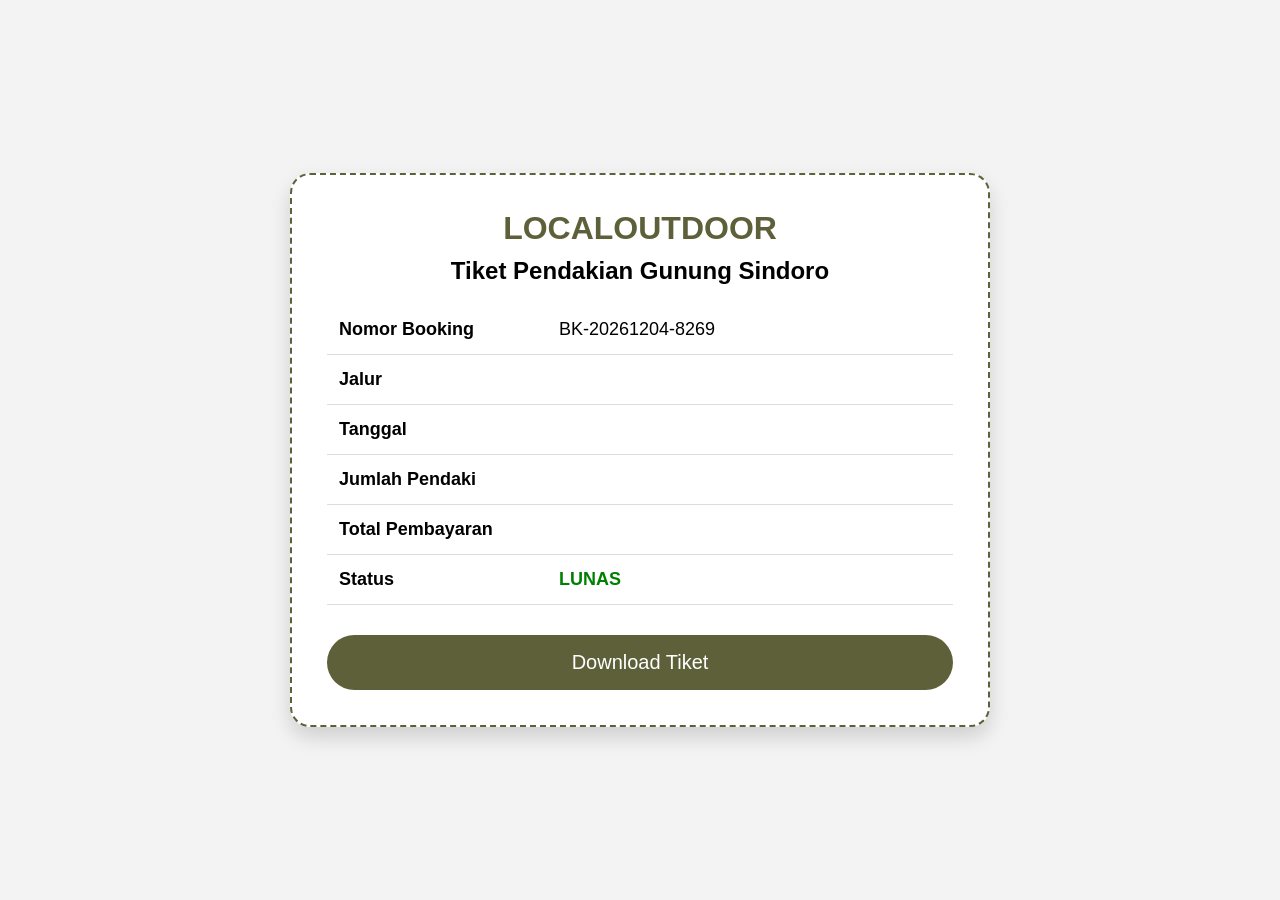
<file: Booking_Online/tiket.html>
<!DOCTYPE html>
<html lang="id">
<head>
<meta charset="UTF-8">
<meta name="viewport" content="width=device-width, initial-scale=1.0">

<title>Tiket Pendakian</title>

<style>

*{
    margin:0;
    padding:0;
    box-sizing:border-box;
}

html,
body{
    width:100%;
    height:100%;
    overflow:hidden;
}

body{
    background:#f3f3f3;
    font-family:Poppins,sans-serif;
    display:flex;
    justify-content:center;
    align-items:center;
}

.container{
    width:700px;
    max-width:90%;
}

.ticket{

    background:#fff;

    border-radius:20px;

    padding:35px;

    border:2px dashed #5e603a;

    box-shadow:0 10px 20px rgba(0,0,0,.15);

}

h1{
    text-align:center;
    color:#5e603a;
    margin-bottom:10px;
}

h2{
    text-align:center;
    margin-bottom:20px;
}

table{
    width:100%;
    border-collapse:collapse;
}

td{
    padding:14px 12px;
    border-bottom:1px solid #ddd;
    font-size:18px;
}

.label{
    width:220px;
    font-weight:bold;
}

.status{
    color:green;
    font-weight:bold;
}

.btn-print{

    width:100%;

    margin-top:30px;

    padding:16px;

    border:none;

    border-radius:40px;

    background:#5e603a;

    color:white;

    font-size:20px;

    cursor:pointer;

    transition:.3s;

}

.btn-print:hover{

    background:#4a4c2f;

}

@media(max-width:768px){

.container{

    width:95%;

}

.ticket{

    padding:25px;

}

td{

    font-size:15px;

    padding:10px;

}

.label{

    width:140px;

}

.btn-print{

    font-size:17px;

    padding:14px;

}

}

@media print{

.btn-print{

display:none;

}

body{

background:white;

}

.ticket{

box-shadow:none;

border:2px dashed #5e603a;

}

}

</style>

</head>

<body>

<div class="container">

<div class="ticket">

<h1>LOCALOUTDOOR</h1>

<h2>Tiket Pendakian Gunung Sindoro</h2>

<table>

<tr>
<td class="label">Nomor Booking</td>
<td id="nomor"></td>
</tr>

<tr>
<td class="label">Jalur</td>
<td id="jalur"></td>
</tr>

<tr>
<td class="label">Tanggal</td>
<td id="tanggal"></td>
</tr>

<tr>
<td class="label">Jumlah Pendaki</td>
<td id="pendaki"></td>
</tr>

<tr>
<td class="label">Total Pembayaran</td>
<td id="harga"></td>
</tr>

<tr>
<td class="label">Status</td>
<td class="status">LUNAS</td>
</tr>

</table>

<button class="btn-print" onclick="downloadTiket()">
Download Tiket
</button>

</div>

</div>

<script>

//==============================
// STATUS DOWNLOAD
//==============================

let tiketSudahDidownload = false;

//==============================
// AMBIL DATA BOOKING
//==============================

const nomor = localStorage.getItem("nomor_booking");

document.getElementById("nomor").textContent = nomor || "-";

const draft = JSON.parse(localStorage.getItem("bookingDraft"));

if(draft){

    document.getElementById("jalur").textContent = draft.jalur;
    document.getElementById("tanggal").textContent = draft.tanggal;
    document.getElementById("pendaki").textContent = draft.total_pendaki + " Orang";
    document.getElementById("harga").textContent = draft.harga;

}

//==============================
// DOWNLOAD TIKET
//==============================

function downloadTiket(){

    tiketSudahDidownload = true;

    window.print();

}

//==============================
// SELESAI PRINT
//==============================

window.onafterprint = function(){

    window.location.href="../index.html";

};

//==============================
// BLOKIR BACK
//==============================

history.pushState(null,null,location.href);

window.addEventListener("popstate",function(){

    if(!tiketSudahDidownload){

        alert("Silakan download tiket terlebih dahulu sebelum kembali ke Beranda.");

        history.pushState(null,null,location.href);

    }

});

//==============================
// BLOKIR REFRESH / TUTUP TAB
//==============================

window.addEventListener("beforeunload",function(e){

    if(!tiketSudahDidownload){

        e.preventDefault();

        e.returnValue="";

    }

});

</script>

</body>
</html>
</file>
<file: index.css>
/* ==========================================================
   HOMEPAGE
   ========================================================== */

html,
body {
    margin: 0;
    min-height: 100%;
}

body {
    min-height: 200vh;
    display: flex;
    flex-direction: column;
    overflow-x: hidden;
}

body::before {
  content: "";
  position: fixed;
  inset: 0;
  background: url("Image/Sindoro3.jpg") no-repeat center center;
  background-size: cover;
  filter: blur(10px) brightness(0.75);
  transform: scale(1.1);
  z-index: -2;
}

body::after {
  content: "";
  position: fixed;
  inset: 0;
  background: linear-gradient(180deg, rgba(43, 44, 25, 0.55), rgba(43, 44, 25, 0.75));
  z-index: -1;
}

/* ==========================
   HERO
========================== */
.hero {
  width: 100%;
  padding: 40px 20px 30px;
  text-align: center;
}

.hero-eyebrow {
  display: inline-block;
  font-size: 13px;
  font-weight: 600;
  letter-spacing: 3px;
  text-transform: uppercase;
  color: var(--sun);
  margin-bottom: 12px;
}

.hero h1 {
  font-family: var(--font-display);
  font-size: clamp(36px, 5vw, 60px);
  font-weight: 700;
  line-height: 1.15;      /* Membuat baris lebih rapat */
  margin: 0 auto 16px;
  max-width: 900px;
  color: #fff;
  text-shadow: 0 4px 18px rgba(0, 0, 0, 0.35);
}

.hero p {
  font-family: var(--font-body);
  font-size: 18px;
  max-width: 500px;
  margin: 0 auto 28px;
  color: rgba(255, 255, 255, 0.88);
  line-height: 1.6;
}

.hero-actions {
  display: flex;
  justify-content: center;
  align-items: center;
  gap: 18px;
  flex-wrap: wrap;
  margin-top: 10px;
}

.btn-hero {
  text-decoration: none;
  padding: 15px 36px;
  border-radius: 50px;
  font-size: 16px;
  font-weight: 600;
  transition: all .3s ease;
}

.btn-hero.solid {
  background: var(--sun);
  color: #fff;
  box-shadow: 0 8px 20px rgba(245, 158, 11, .3);
}

.btn-hero.solid:hover {
  background: var(--sun-dark);
  transform: translateY(-3px);
}

.btn-hero.ghost {
  background: rgba(255,255,255,.08);
  color: #fff;
  border: 1px solid rgba(255,255,255,.35);
  backdrop-filter: blur(8px);
}

.btn-hero.ghost:hover {
  background: rgba(255,255,255,.18);
  transform: translateY(-3px);
}

/* ==========================
   RESPONSIVE
========================== */

@media (max-width:768px){

.hero{
    padding:30px 20px;
}

.hero-eyebrow{
    font-size:12px;
    letter-spacing:2px;
}

.hero h1{
    font-size:clamp(30px,8vw,42px);
    line-height:1.15;
    margin-bottom:14px;
}

.hero p{
    font-size:16px;
    line-height:1.6;
    margin-bottom:24px;
}

.hero-actions{
    gap:12px;
}

.btn-hero{
    width:100%;
    max-width:280px;
    text-align:center;
}

}

/* SLIDER */

.slider{
    width:90%;
    max-width:1100px;
    margin:34px auto 60px;
}

.banner{
    position:relative;
    width:100%;
    height:440px;
    overflow:hidden;
    border-radius:var(--radius-lg);
    box-shadow:var(--shadow-lift);
}

.banner img {
  position: absolute;
  inset: 0;
  width: 100%;
  height: 100%;
  object-fit: cover;
  opacity: 0;
  transition: opacity 0.8s ease;
}

.banner img.active {
  opacity: 1;
}

.banner-caption {
  position: absolute;
  left: 0;
  right: 0;
  bottom: 0;
  padding: 22px 28px;
  background: linear-gradient(0deg, rgba(0, 0, 0, 0.55), transparent);
  font-size: 14px;
  letter-spacing: 1px;
  z-index: 2;
}

.slider-dots {
  position: absolute;
  left: 0;
  right: 0;
  bottom: 14px;
  display: flex;
  justify-content: center;
  gap: 8px;
  z-index: 3;
}

.slider-dots button {
  width: 9px;
  height: 9px;
  border-radius: 50%;
  border: none;
  background: rgba(255, 255, 255, 0.5);
  cursor: pointer;
  padding: 0;
  transition: background 0.2s ease, transform 0.2s ease;
}

.slider-dots button.active {
  background: var(--sun);
  transform: scale(1.25);
}

.arrow{
    position:absolute;
    top:50%;
    transform:translateY(-50%);
    width:50px;
    height:50px;
    border:none;
    border-radius:50%;
    background:rgba(255,255,255,.9);
    color:var(--forest);
    font-size:22px;
    cursor:pointer;
    transition:.25s;
    z-index:20;

    display:flex;
    justify-content:center;
    align-items:center;
}

.arrow:hover{
    background:var(--sun);
    color:#fff;
}


.prev{
    left:18px;
}

.next{
    right:18px;
}

/* ==========================
   FEATURES
========================== */

.features {
  width: 90%;
  max-width: 1100px;
  margin: 0 auto 60px;
  display: grid;
  grid-template-columns: repeat(3, 1fr);
  gap: 24px;
}

.feature-card {
  background: rgba(255, 255, 255, 0.94);
  color: var(--ink);
  border-radius: var(--radius-lg);
  padding: 30px 26px;
  text-align: left;
  box-shadow: var(--shadow-soft);
  transition: transform 0.25s ease, box-shadow 0.25s ease;
}

.feature-card:hover {
  transform: translateY(-6px);
  box-shadow: var(--shadow-lift);
}

.feature-icon {
  width: 48px;
  height: 48px;
  border-radius: 14px;
  background: var(--forest);
  color: #fff;
  display: flex;
  align-items: center;
  justify-content: center;
  font-size: 22px;
  margin-bottom: 16px;
}

.feature-card h3 {
  font-size: 19px;
  margin-bottom: 8px;
  color: var(--forest);
}

.feature-card p {
  font-family: var(--font-body);
  font-size: 14.5px;
  line-height: 1.7;
  color: var(--ink-soft);
}

/* ==========================
   ANIMASI TEXT (kept, tidied)
========================== */

.fade {
  opacity: 0;
  transform: translateY(24px);
}

.fade.show {
  animation: fadeUp 0.9s ease forwards;
}

.delay1 { animation-delay: .15s; }
.delay2 { animation-delay: .35s; }
.delay3 { animation-delay: .55s; }

@keyframes fadeUp {
  from { opacity: 0; transform: translateY(30px); }
  to { opacity: 1; transform: translateY(0); }
}

/* ==========================
   FOOTER
========================== */

.page-content {
    flex: 1;
}

.site-footer {
  margin-top: auto;
  background: var(--forest-dark);
    padding: 34px 20px;
    text-align: center;
    border-top: 1px solid var(--line);
}

/* ==========================
   RESPONSIVE
========================== */

@media (max-width: 992px) {
  .features {
    grid-template-columns: 1fr 1fr;
  }
}

@media (max-width:768px){

  .banner{
      height:300px;
  }

  .arrow{
      width:40px;
      height:40px;
      font-size:18px;
  }

  .prev{
      left:10px;
  }

  .next{
      right:10px;
  }

}

@media (max-width: 480px) {
  .banner {
    height: 230px;
  }

  .hero {
    padding: 40px 16px 24px;
  }
}
</file>
<file: header.css>
* {
   margin: 0;
   padding: 0;
   box-sizing: border-box;
   font-family: 'Poppins', sans-serif;
 }

 body {
   min-height: 100vh;
   display: flex;
   flex-direction: column;
   background: #5e603a;
   color: #fff;
 }

 header {
   width: 100%;
   height: 90px;
   background: #5e603a;
   display: flex;
   justify-content: space-between;
   align-items: center;
   padding: 0 50px;
   border-bottom: 2px solid rgba(255, 255, 255, .3);
 }

 .right {
   border-left: 2px solid rgba(255, 255, 255, .3);
   padding-left: 35px;
 }

 /* ==========================
        LOGO
        ========================== */
 .logo {
   display: flex;
   align-items: center;
   transform: translateX(-45px);
 }

 .logo-circle {
   position: relative;
   width: 140px;
   height: 90px;
   display: flex;
   justify-content: center;
   align-items: center;
 }

 .logo-circle img {
   position: absolute;
   width: 100px;
   height: 100px;
   object-fit: contain;
   top: 1px;
 }

 .logo-svg {
   position: absolute;
   width: 180px;
   height: 100px;
   transform: translateY(-1px);
 }

 .logo-svg text {
   fill: #ffffff;
   font-size: 18px;
   font-weight: 700;
   letter-spacing: 3px;
   text-transform: uppercase;
 }

 /* ==========================
        NAVIGATION
        ========================== */

 nav {
   display: flex;
   align-items: center;
   gap: 20px;
 }

 nav a {
   text-decoration: none;
   background: #f2f2f2;
   color: #5e603a;
   padding: 15px 35px;
   border-radius: 50px;
   font-size: 18px;
   font-weight: 600;
   transition: 0.3s;
 }

 nav a:hover,
 nav a.active {
   background: #ffffff;
   transform: translateY(-2px);
 }

 body {
   opacity: 1;
   transform: scale(1);
   transition: opacity .5s ease, transform .5s ease;
 }

 /* ==========================
   PAGE TRANSITION
========================== */

 body {
   opacity: 1;
   transition: opacity .4s ease;
 }

 body.fade-out {
   opacity: 0;
 }

 body.fade-out {
   opacity: 0;
   transform: scale(.98);
 }

 body.fade-in {
   animation: fadeIn .5s ease;
 }

 @keyframes fadeIn {
   from {
     opacity: 0;
     transform: scale(1.02);
   }

   to {
     opacity: 1;
     transform: scale(1);
   }
 }

 html {
   scroll-behavior: smooth;
 }

 body {
   animation: show .4s ease;
 }

 @keyframes show {
   from {
     opacity: 0;
     transform: translateY(15px);
   }

   to {
     opacity: 1;
     transform: translateY(0);
   }
 }

html {
  min-height: 100%;
}

body {
  min-height: 100vh;
  display: flex;
  flex-direction: column;
}

main.page-content {
  flex: 1;
}

.site-footer {
  margin-top: auto;
}

 /* ==========================================================
   LOCALOUTDOOR — DESIGN TOKENS & SHARED HEADER
   ========================================================== */

 :root {
   /* Palette — olive forest + sunrise gold, drawn from the Sindoro
     photography (dark ridgelines, warm morning light, cream mist) */
   --forest: #5e603a;
   --forest-dark: #3d3f24;
   --forest-deep: #2b2c19;
   --sun: #d99a34;
   --sun-dark: #b87c1f;
   --cream: #f6f2e8;
   --paper: #ffffff;
   --ink: #2b2c19;
   --ink-soft: #565a3f;
   --line: rgba(255, 255, 255, 0.28);
   --line-dark: rgba(43, 44, 25, 0.18);
   --shadow-soft: 0 10px 28px rgba(24, 26, 10, 0.18);
   --shadow-lift: 0 14px 34px rgba(24, 26, 10, 0.24);
   --radius-lg: 22px;
   --radius-md: 14px;
   --radius-sm: 10px;
   --font-display: 'Poppins', sans-serif;
   --font-body: 'Merriweather', Georgia, serif;
 }

 *,
 *::before,
 *::after {
   margin: 0;
   padding: 0;
   box-sizing: border-box;
   font-family: var(--font-display);
 }

 html {
   scroll-behavior: smooth;
 }

 html {
    height: 100%;
  }

  body {
    background: var(--forest);
    color: #fff;
    display: flex;
    flex-direction: column;
    min-height: 100%;
  }

 a {
   color: inherit;
 }

 img {
   max-width: 100%;
   display: block;
 }

 button {
   font: inherit;
 }

 /* ==========================
   SITE HEADER
========================== */

 .site-header {
   width: 100%;
   display: flex;
   justify-content: space-between;
   align-items: center;
   padding: 14px clamp(20px, 5vw, 56px);
   background: var(--forest);
   border-bottom: 1px solid var(--line);
   position: relative;
   z-index: 100;
 }

 .brand {
   display: flex;
   align-items: center;
   gap: 14px;
   text-decoration: none;
 }

 .brand-logo {
   width: 56px;
   height: 56px;
   border-radius: 50%;
   object-fit: cover;
   border: 2px solid rgba(255, 255, 255, 0.55);
   background: var(--forest-dark);
   flex-shrink: 0;
 }

 .brand-text {
   display: flex;
   flex-direction: column;
   line-height: 1.15;
 }

 .brand-name {
   font-weight: 700;
   font-size: 21px;
   letter-spacing: 0.5px;
   color: #fff;
 }

 .brand-tagline {
   font-size: 12px;
   font-weight: 400;
   letter-spacing: 1.5px;
   text-transform: uppercase;
   color: rgba(255, 255, 255, 0.65);
 }

 /* NAV */

 nav.site-nav {
   display: flex;
   align-items: center;
   gap: 10px;
 }

 nav.site-nav a {
   text-decoration: none;
   background: rgba(255, 255, 255, 0.92);
   color: var(--forest);
   padding: 12px 26px;
   border-radius: 50px;
   font-size: 16px;
   font-weight: 600;
   transition: transform 0.2s ease, background 0.2s ease, box-shadow 0.2s ease;
   white-space: nowrap;
 }

 nav.site-nav a:hover {
   background: #ffffff;
   transform: translateY(-2px);
   box-shadow: 0 6px 16px rgba(0, 0, 0, 0.2);
 }

 nav.site-nav a.active {
   background: var(--sun);
   color: #fff;
 }

 /* Hamburger (mobile) */

 .nav-toggle {
   display: none;
   width: 44px;
   height: 44px;
   border: none;
   border-radius: 50%;
   background: rgba(255, 255, 255, 0.12);
   cursor: pointer;
   flex-direction: column;
   align-items: center;
   justify-content: center;
   gap: 5px;
 }

 .nav-toggle span {
   width: 22px;
   height: 2px;
   background: #fff;
   border-radius: 2px;
   transition: transform 0.25s ease, opacity 0.25s ease;
 }

 .nav-toggle.open span:nth-child(1) {
   transform: translateY(7px) rotate(45deg);
 }

 .nav-toggle.open span:nth-child(2) {
   opacity: 0;
 }

 .nav-toggle.open span:nth-child(3) {
   transform: translateY(-7px) rotate(-45deg);
 }

 @media (max-width: 860px) {
   .nav-toggle {
     display: flex;
   }

   nav.site-nav {
     position: absolute;
     top: 100%;
     left: 0;
     right: 0;
     flex-direction: column;
     align-items: stretch;
     background: var(--forest-dark);
     padding: 14px 20px 22px;
     gap: 10px;
     box-shadow: var(--shadow-lift);
     max-height: 0;
     overflow: hidden;
     transition: max-height 0.3s ease, padding 0.3s ease;
   }

   nav.site-nav.open {
     max-height: 320px;
     padding: 18px 20px 26px;
   }

   nav.site-nav a {
     text-align: center;
   }
 }

 /* ==========================
   SHARED FOOTER
========================== */

 .site-footer {
   margin-top: auto;
   background: var(--forest-dark);
   padding: 34px 20px;
   text-align: center;
   border-top: 1px solid var(--line);
 }

 .site-footer .footer-brand {
   font-weight: 700;
   font-size: 18px;
   margin-bottom: 6px;
 }

 .site-footer .footer-note {
   font-size: 13px;
   color: rgba(255, 255, 255, 0.65);
   font-family: var(--font-body);
 }

html {
  min-height: 100%;
}

body {
  min-height: 100vh;
  display: flex;
  flex-direction: column;
}

.page-content {
  flex: 1;
}

.site-footer {
  margin-top: auto;
}

html,
body {
  min-height: 100%;
  height: 100%;
}

body {
  min-height: 100vh;
  display: flex !important;
  flex-direction: column !important;
}

main.page-content,
.page-content,
body > main.page-content {
  flex: 1 0 auto !important;
  min-height: 0;
}

body > footer.site-footer,
.site-footer {
  margin-top: auto !important;
  width: 100%;
  position: relative !important;
  z-index: 1 !important;
}

 a:focus-visible,
 button:focus-visible,
 select:focus-visible,
 input:focus-visible {
   outline: 3px solid var(--sun);
   outline-offset: 3px;
 }

 @media (prefers-reduced-motion: reduce) {
   * {
     animation-duration: 0.001ms !important;
     animation-iteration-count: 1 !important;
     transition-duration: 0.001ms !important;
     scroll-behavior: auto !important;
   }
 }

 /* ==========================
   PAGE ENTRANCE (kept subtle)
========================== */

 body {
   opacity: 1;
   animation: pageShow 0.4s ease;
 }

 @keyframes pageShow {
   from {
     opacity: 0;
     transform: translateY(12px);
   }

   to {
     opacity: 1;
     transform: translateY(0);
   }
 }

 body.fade-out {
   opacity: 0;
   transition: opacity 0.35s ease;
 }

.page-content{flex:1;}
</file>
<file: tombol.css>
/* ==========================
   BAGIAN KANAN
========================== */

.right{
    width:100%;
    border-left:2px solid rgba(255,255,255,.3);
    padding-left:35px;
}

/* ==========================
   TOMBOL
========================== */

.menu-button{
    display:flex;
    justify-content:center;
    align-items:center;

    width:100%;
    height:66px;

    margin-bottom:20px;

    background:#F4F4F4;
    color:#5E603A;

    text-decoration:none;

    border-radius:40px;

    font-size:20px;
    font-weight:600;

    transition:.3s ease;
}

.menu-button:hover{
    background:#ffffff;
    transform:translateY(-3px);
    box-shadow:0 8px 20px rgba(0,0,0,.15);
}

.menu-button:active{
    transform:scale(.98);
}
</file>
